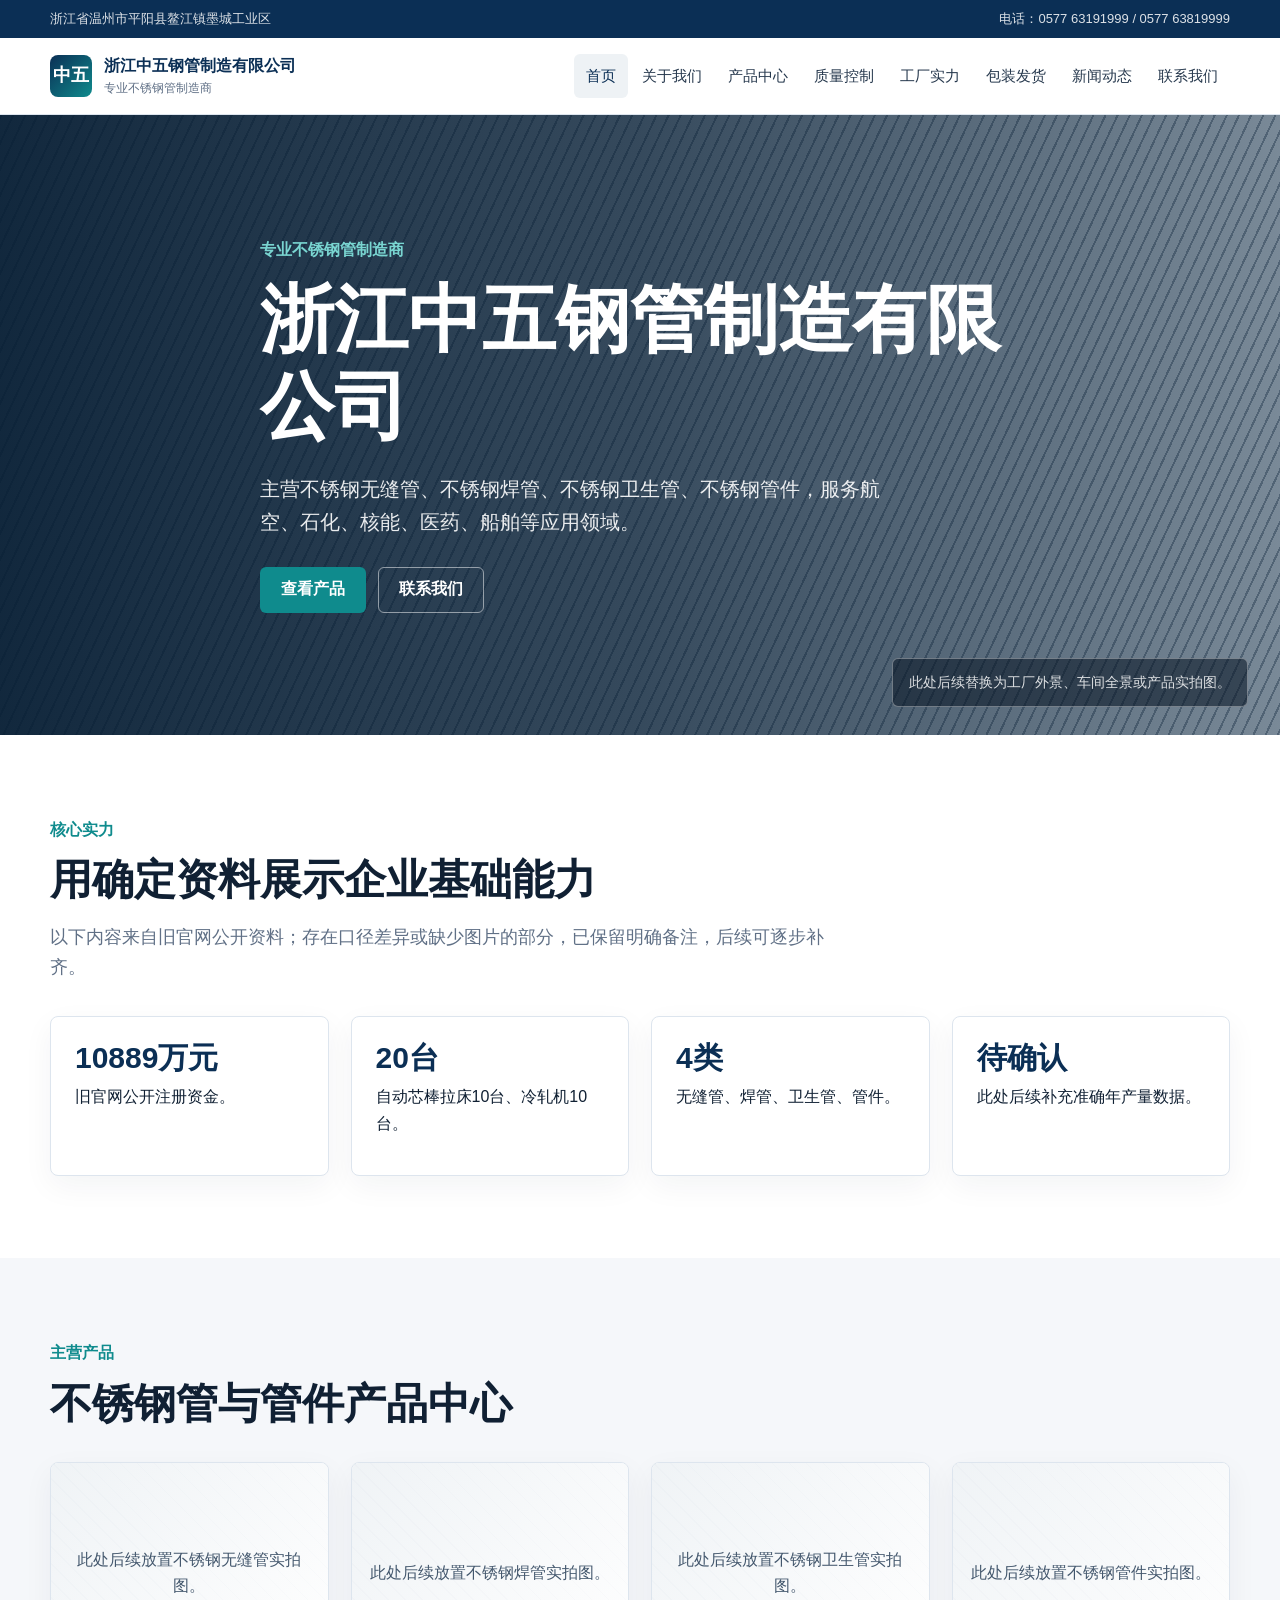
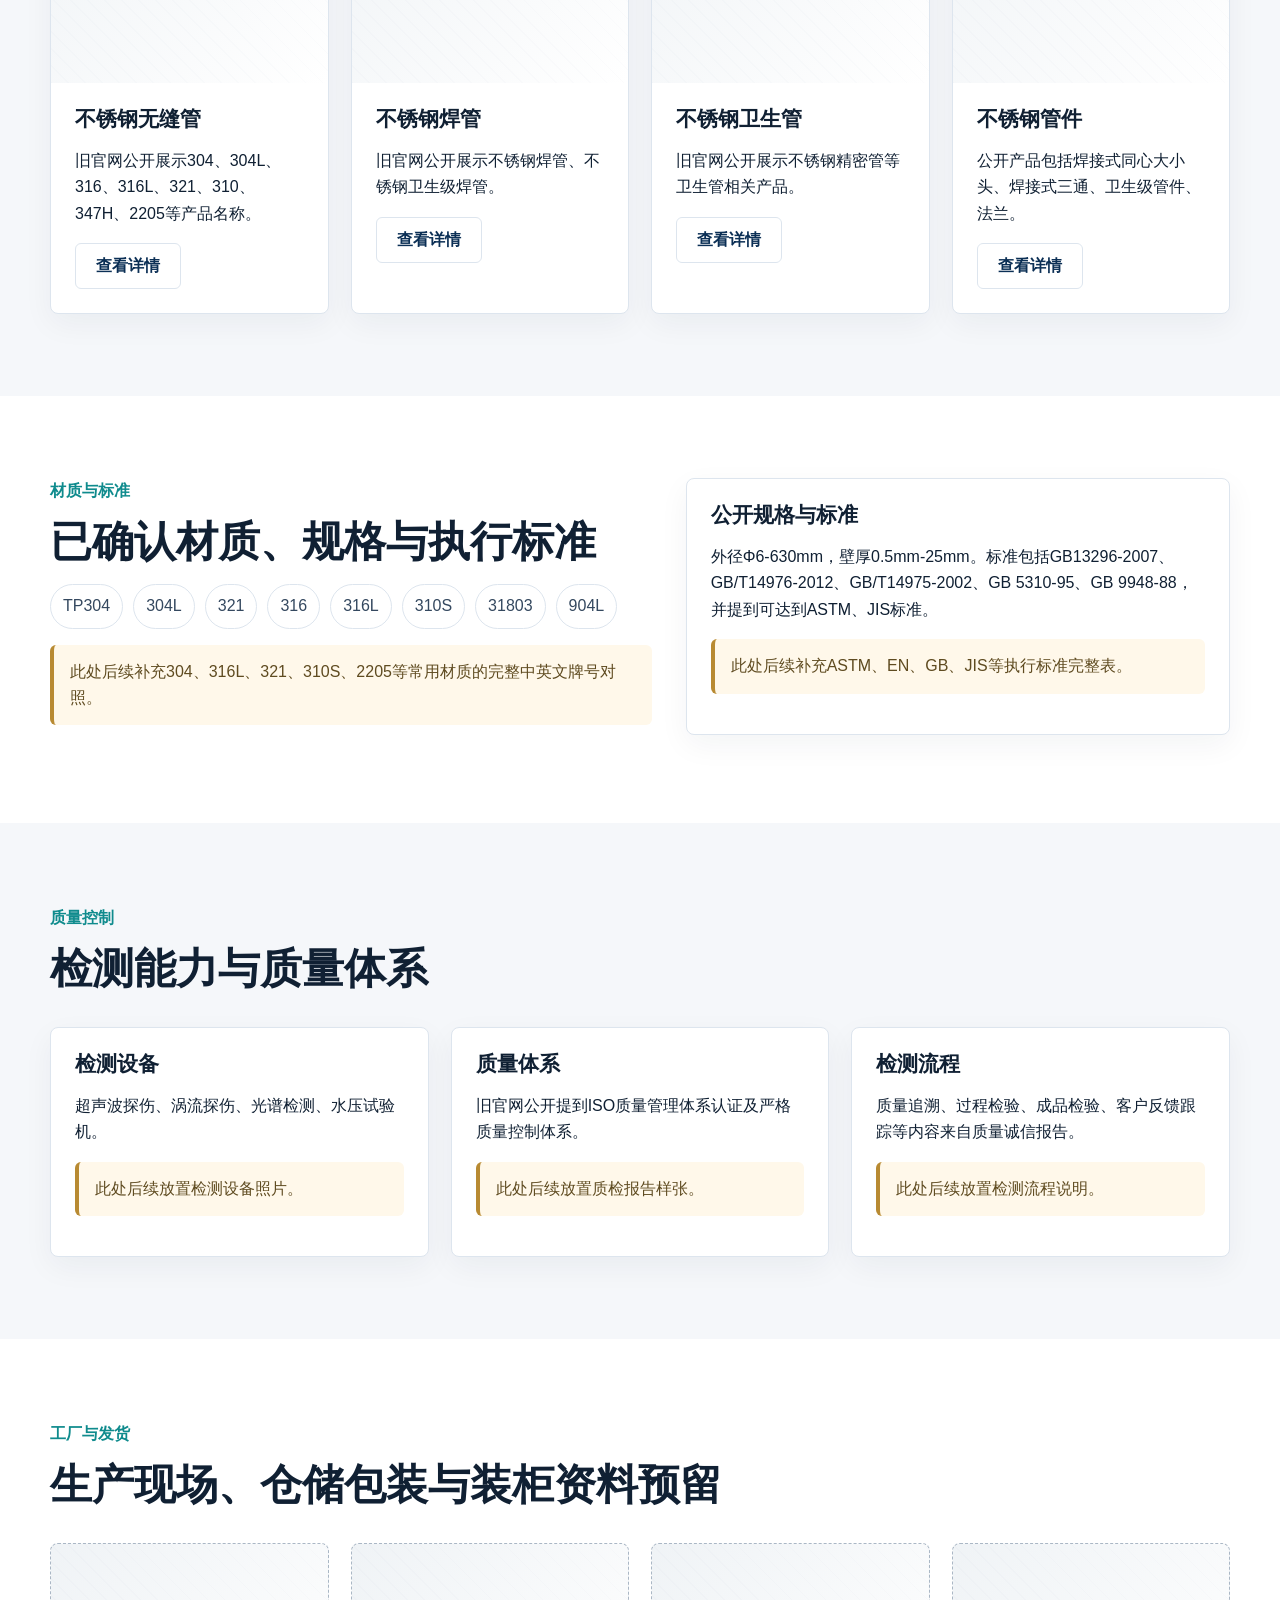
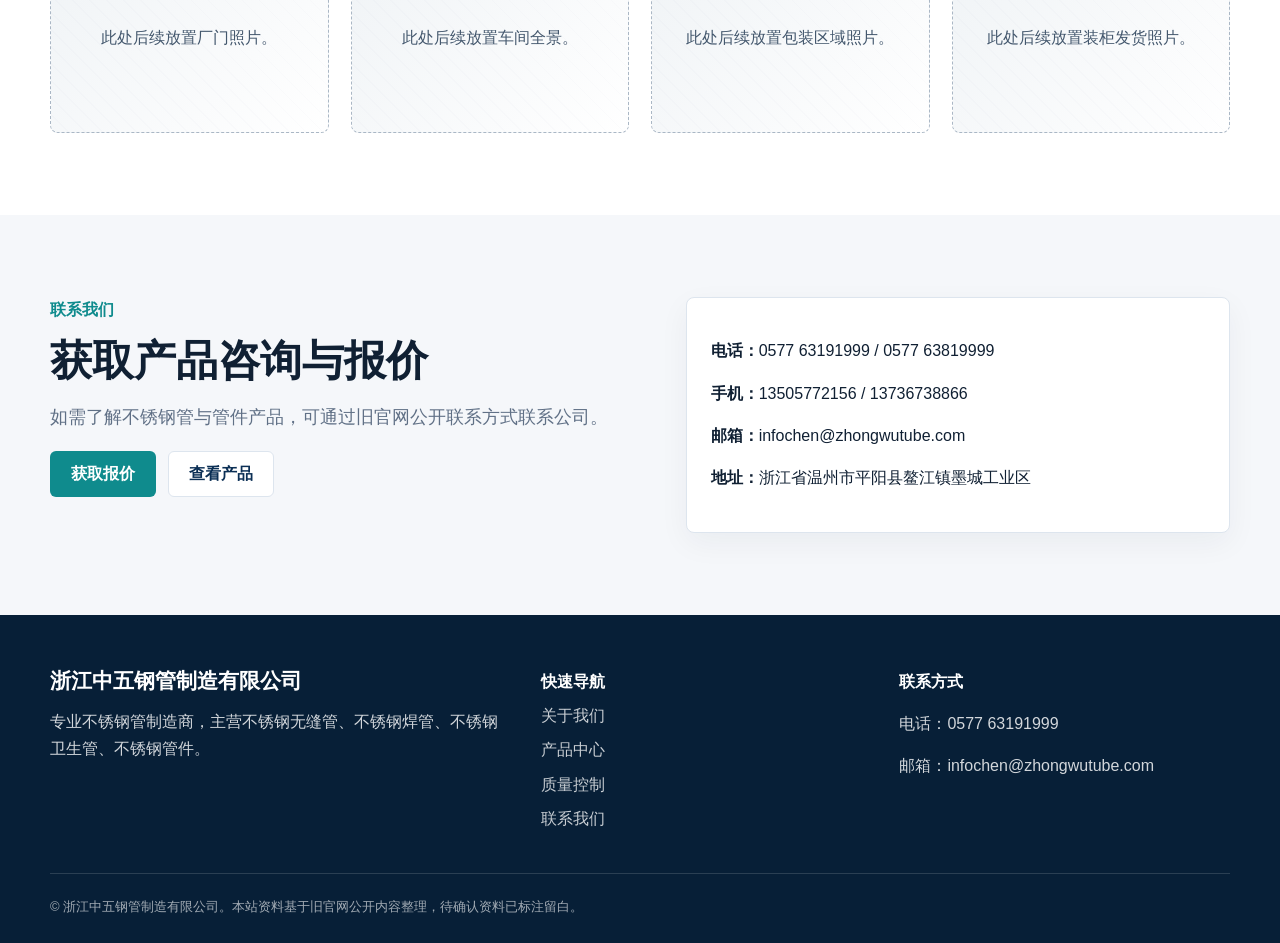
<file: index.html>
<!doctype html>
<html lang="zh-CN">
<head>
  <meta charset="utf-8">
  <meta name="viewport" content="width=device-width, initial-scale=1">
  <title>浙江中五钢管制造有限公司｜专业不锈钢管制造商</title>
  <meta name="description" content="浙江中五钢管制造有限公司中文官网，展示不锈钢无缝管、不锈钢焊管、不锈钢卫生管、不锈钢管件及质量控制、工厂实力、包装发货信息。">
  <link rel="stylesheet" href="assets/css/style.css">
</head>
<body>
  <div class="topbar">
    <div class="container">
      <span>浙江省温州市平阳县鳌江镇墨城工业区</span>
      <span>电话：0577 63191999 / 0577 63819999</span>
    </div>
  </div>
  <header class="site-header">
    <div class="container header-inner">
      <a class="brand" href="index.html"><span class="brand-mark">中五</span><span>浙江中五钢管制造有限公司<small>专业不锈钢管制造商</small></span></a>
      <button class="menu-toggle" aria-label="打开导航" aria-expanded="false">☰</button>
      <nav class="nav">
        <a class="active" href="index.html">首页</a>
        <a href="about.html">关于我们</a>
        <a href="products.html">产品中心</a>
        <a href="quality.html">质量控制</a>
        <a href="factory.html">工厂实力</a>
        <a href="packing.html">包装发货</a>
        <a href="news.html">新闻动态</a>
        <a href="contact.html">联系我们</a>
      </nav>
    </div>
  </header>

  <main>
    <section class="hero">
      <div class="container hero-content">
        <p class="eyebrow">专业不锈钢管制造商</p>
        <h1>浙江中五钢管制造有限公司</h1>
        <p class="lead">主营不锈钢无缝管、不锈钢焊管、不锈钢卫生管、不锈钢管件，服务航空、石化、核能、医药、船舶等应用领域。</p>
        <div class="actions">
          <a class="btn btn-primary" href="products.html">查看产品</a>
          <a class="btn btn-secondary" href="contact.html">联系我们</a>
        </div>
      </div>
    </section>

    <section class="section">
      <div class="container">
        <div class="section-head">
          <p class="eyebrow">核心实力</p>
          <h2>用确定资料展示企业基础能力</h2>
          <p class="lead">以下内容来自旧官网公开资料；存在口径差异或缺少图片的部分，已保留明确备注，后续可逐步补齐。</p>
        </div>
        <div class="grid grid-4">
          <div class="card metric"><strong>10889万元</strong><span>旧官网公开注册资金。</span></div>
          <div class="card metric"><strong>20台</strong><span>自动芯棒拉床10台、冷轧机10台。</span></div>
          <div class="card metric"><strong>4类</strong><span>无缝管、焊管、卫生管、管件。</span></div>
          <div class="card metric"><strong>待确认</strong><span>此处后续补充准确年产量数据。</span></div>
        </div>
      </div>
    </section>

    <section class="section soft">
      <div class="container">
        <div class="section-head">
          <p class="eyebrow">主营产品</p>
          <h2>不锈钢管与管件产品中心</h2>
        </div>
        <div class="grid grid-4">
          <article class="card product-card">
            <div class="placeholder">此处后续放置不锈钢无缝管实拍图。</div>
            <div class="body"><h3>不锈钢无缝管</h3><p>旧官网公开展示304、304L、316、316L、321、310、347H、2205等产品名称。</p><a class="btn btn-light" href="seamless-pipe.html">查看详情</a></div>
          </article>
          <article class="card product-card">
            <div class="placeholder">此处后续放置不锈钢焊管实拍图。</div>
            <div class="body"><h3>不锈钢焊管</h3><p>旧官网公开展示不锈钢焊管、不锈钢卫生级焊管。</p><a class="btn btn-light" href="welded-pipe.html">查看详情</a></div>
          </article>
          <article class="card product-card">
            <div class="placeholder">此处后续放置不锈钢卫生管实拍图。</div>
            <div class="body"><h3>不锈钢卫生管</h3><p>旧官网公开展示不锈钢精密管等卫生管相关产品。</p><a class="btn btn-light" href="sanitary-pipe.html">查看详情</a></div>
          </article>
          <article class="card product-card">
            <div class="placeholder">此处后续放置不锈钢管件实拍图。</div>
            <div class="body"><h3>不锈钢管件</h3><p>公开产品包括焊接式同心大小头、焊接式三通、卫生级管件、法兰。</p><a class="btn btn-light" href="pipe-fittings.html">查看详情</a></div>
          </article>
        </div>
      </div>
    </section>

    <section class="section">
      <div class="container split">
        <div>
          <p class="eyebrow">材质与标准</p>
          <h2>已确认材质、规格与执行标准</h2>
          <ul class="tag-list">
            <li>TP304</li><li>304L</li><li>321</li><li>316</li><li>316L</li><li>310S</li><li>31803</li><li>904L</li>
          </ul>
          <p class="note">此处后续补充304、316L、321、310S、2205等常用材质的完整中英文牌号对照。</p>
        </div>
        <div class="card">
          <h3>公开规格与标准</h3>
          <p>外径Φ6-630mm，壁厚0.5mm-25mm。标准包括GB13296-2007、GB/T14976-2012、GB/T14975-2002、GB 5310-95、GB 9948-88，并提到可达到ASTM、JIS标准。</p>
          <p class="note">此处后续补充ASTM、EN、GB、JIS等执行标准完整表。</p>
        </div>
      </div>
    </section>

    <section class="section soft">
      <div class="container">
        <div class="section-head">
          <p class="eyebrow">质量控制</p>
          <h2>检测能力与质量体系</h2>
        </div>
        <div class="grid grid-3">
          <div class="card"><h3>检测设备</h3><p>超声波探伤、涡流探伤、光谱检测、水压试验机。</p><p class="note">此处后续放置检测设备照片。</p></div>
          <div class="card"><h3>质量体系</h3><p>旧官网公开提到ISO质量管理体系认证及严格质量控制体系。</p><p class="note">此处后续放置质检报告样张。</p></div>
          <div class="card"><h3>检测流程</h3><p>质量追溯、过程检验、成品检验、客户反馈跟踪等内容来自质量诚信报告。</p><p class="note">此处后续放置检测流程说明。</p></div>
        </div>
      </div>
    </section>

    <section class="section">
      <div class="container">
        <div class="section-head">
          <p class="eyebrow">工厂与发货</p>
          <h2>生产现场、仓储包装与装柜资料预留</h2>
        </div>
        <div class="grid grid-4">
          <div class="placeholder">此处后续放置厂门照片。</div>
          <div class="placeholder">此处后续放置车间全景。</div>
          <div class="placeholder">此处后续放置包装区域照片。</div>
          <div class="placeholder">此处后续放置装柜发货照片。</div>
        </div>
      </div>
    </section>

    <section class="section soft">
      <div class="container split">
        <div>
          <p class="eyebrow">联系我们</p>
          <h2>获取产品咨询与报价</h2>
          <p class="lead">如需了解不锈钢管与管件产品，可通过旧官网公开联系方式联系公司。</p>
          <div class="actions"><a class="btn btn-primary" href="contact.html">获取报价</a><a class="btn btn-light" href="products.html">查看产品</a></div>
        </div>
        <div class="card">
          <p><strong>电话：</strong>0577 63191999 / 0577 63819999</p>
          <p><strong>手机：</strong>13505772156 / 13736738866</p>
          <p><strong>邮箱：</strong>infochen@zhongwutube.com</p>
          <p><strong>地址：</strong>浙江省温州市平阳县鳌江镇墨城工业区</p>
        </div>
      </div>
    </section>
  </main>

  <footer class="footer">
    <div class="container footer-grid">
      <div><h3>浙江中五钢管制造有限公司</h3><p>专业不锈钢管制造商，主营不锈钢无缝管、不锈钢焊管、不锈钢卫生管、不锈钢管件。</p></div>
      <div><strong>快速导航</strong><a href="about.html">关于我们</a><a href="products.html">产品中心</a><a href="quality.html">质量控制</a><a href="contact.html">联系我们</a></div>
      <div><strong>联系方式</strong><p>电话：0577 63191999</p><p>邮箱：infochen@zhongwutube.com</p></div>
    </div>
    <div class="container copyright">© 浙江中五钢管制造有限公司。本站资料基于旧官网公开内容整理，待确认资料已标注留白。</div>
  </footer>
  <script src="assets/js/main.js"></script>
</body>
</html>
</file>
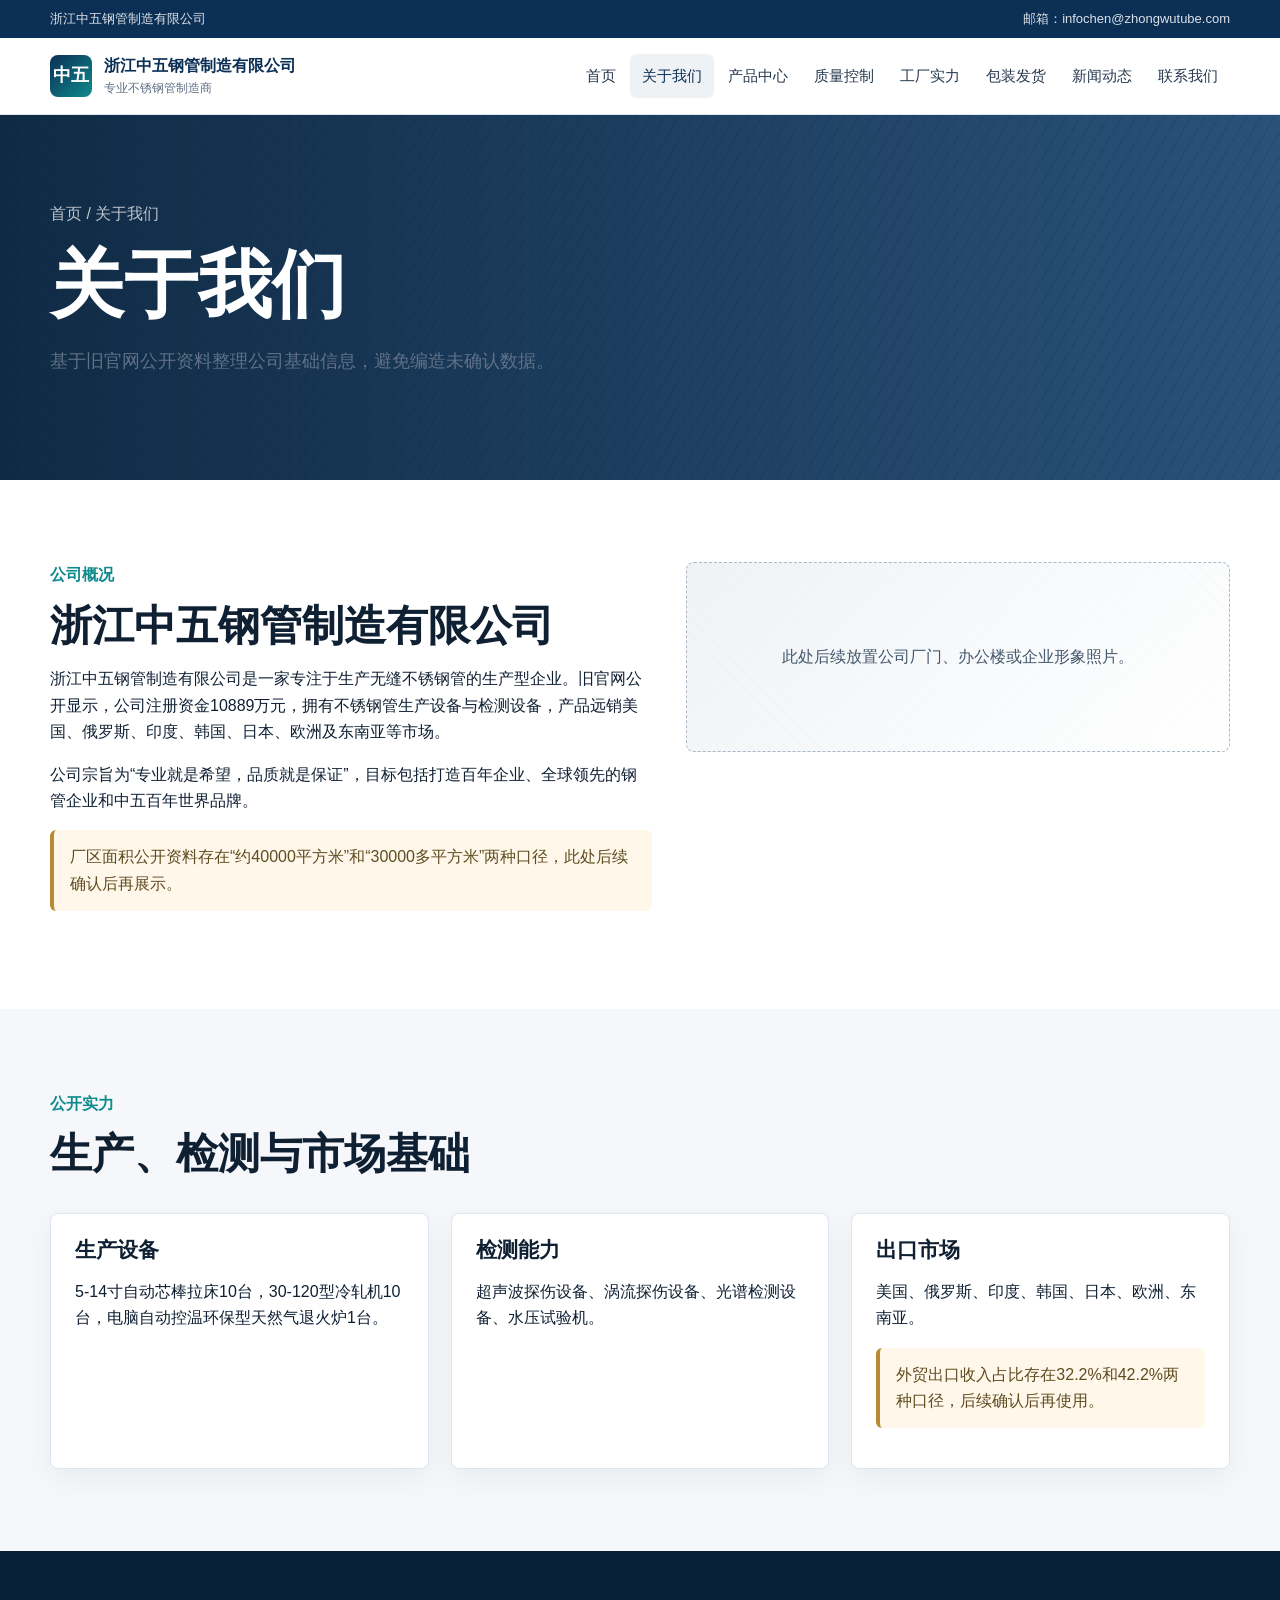
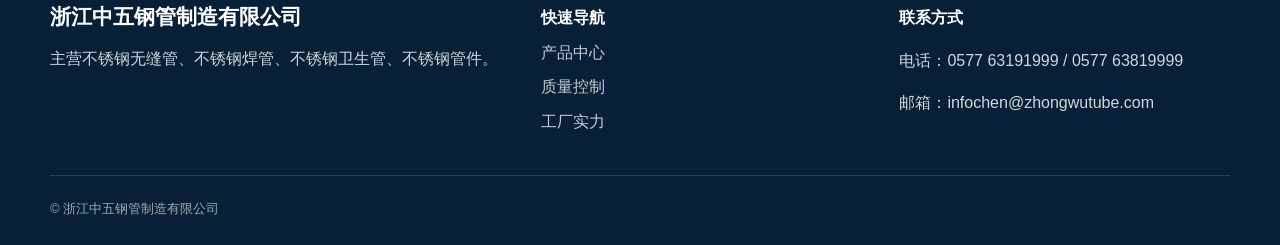
<file: about.html>
<!doctype html>
<html lang="zh-CN">
<head>
  <meta charset="utf-8">
  <meta name="viewport" content="width=device-width, initial-scale=1">
  <title>关于我们｜浙江中五钢管制造有限公司</title>
  <link rel="stylesheet" href="assets/css/style.css">
</head>
<body>
  <div class="topbar"><div class="container"><span>浙江中五钢管制造有限公司</span><span>邮箱：infochen@zhongwutube.com</span></div></div>
  <header class="site-header"><div class="container header-inner"><a class="brand" href="index.html"><span class="brand-mark">中五</span><span>浙江中五钢管制造有限公司<small>专业不锈钢管制造商</small></span></a><button class="menu-toggle" aria-label="打开导航" aria-expanded="false">☰</button><nav class="nav"><a href="index.html">首页</a><a class="active" href="about.html">关于我们</a><a href="products.html">产品中心</a><a href="quality.html">质量控制</a><a href="factory.html">工厂实力</a><a href="packing.html">包装发货</a><a href="news.html">新闻动态</a><a href="contact.html">联系我们</a></nav></div></header>
  <main>
    <section class="page-hero"><div class="container"><div class="breadcrumb">首页 / 关于我们</div><h1>关于我们</h1><p class="lead">基于旧官网公开资料整理公司基础信息，避免编造未确认数据。</p></div></section>
    <section class="section">
      <div class="container split">
        <div>
          <p class="eyebrow">公司概况</p>
          <h2>浙江中五钢管制造有限公司</h2>
          <p>浙江中五钢管制造有限公司是一家专注于生产无缝不锈钢管的生产型企业。旧官网公开显示，公司注册资金10889万元，拥有不锈钢管生产设备与检测设备，产品远销美国、俄罗斯、印度、韩国、日本、欧洲及东南亚等市场。</p>
          <p>公司宗旨为“专业就是希望，品质就是保证”，目标包括打造百年企业、全球领先的钢管企业和中五百年世界品牌。</p>
          <p class="note">厂区面积公开资料存在“约40000平方米”和“30000多平方米”两种口径，此处后续确认后再展示。</p>
        </div>
        <div class="placeholder">此处后续放置公司厂门、办公楼或企业形象照片。</div>
      </div>
    </section>
    <section class="section soft">
      <div class="container">
        <div class="section-head"><p class="eyebrow">公开实力</p><h2>生产、检测与市场基础</h2></div>
        <div class="grid grid-3">
          <div class="card"><h3>生产设备</h3><p>5-14寸自动芯棒拉床10台，30-120型冷轧机10台，电脑自动控温环保型天然气退火炉1台。</p></div>
          <div class="card"><h3>检测能力</h3><p>超声波探伤设备、涡流探伤设备、光谱检测设备、水压试验机。</p></div>
          <div class="card"><h3>出口市场</h3><p>美国、俄罗斯、印度、韩国、日本、欧洲、东南亚。</p><p class="note">外贸出口收入占比存在32.2%和42.2%两种口径，后续确认后再使用。</p></div>
        </div>
      </div>
    </section>
  </main>
  <footer class="footer"><div class="container footer-grid"><div><h3>浙江中五钢管制造有限公司</h3><p>主营不锈钢无缝管、不锈钢焊管、不锈钢卫生管、不锈钢管件。</p></div><div><strong>快速导航</strong><a href="products.html">产品中心</a><a href="quality.html">质量控制</a><a href="factory.html">工厂实力</a></div><div><strong>联系方式</strong><p>电话：0577 63191999 / 0577 63819999</p><p>邮箱：infochen@zhongwutube.com</p></div></div><div class="container copyright">© 浙江中五钢管制造有限公司</div></footer>
  <script src="assets/js/main.js"></script>
</body>
</html>
</file>
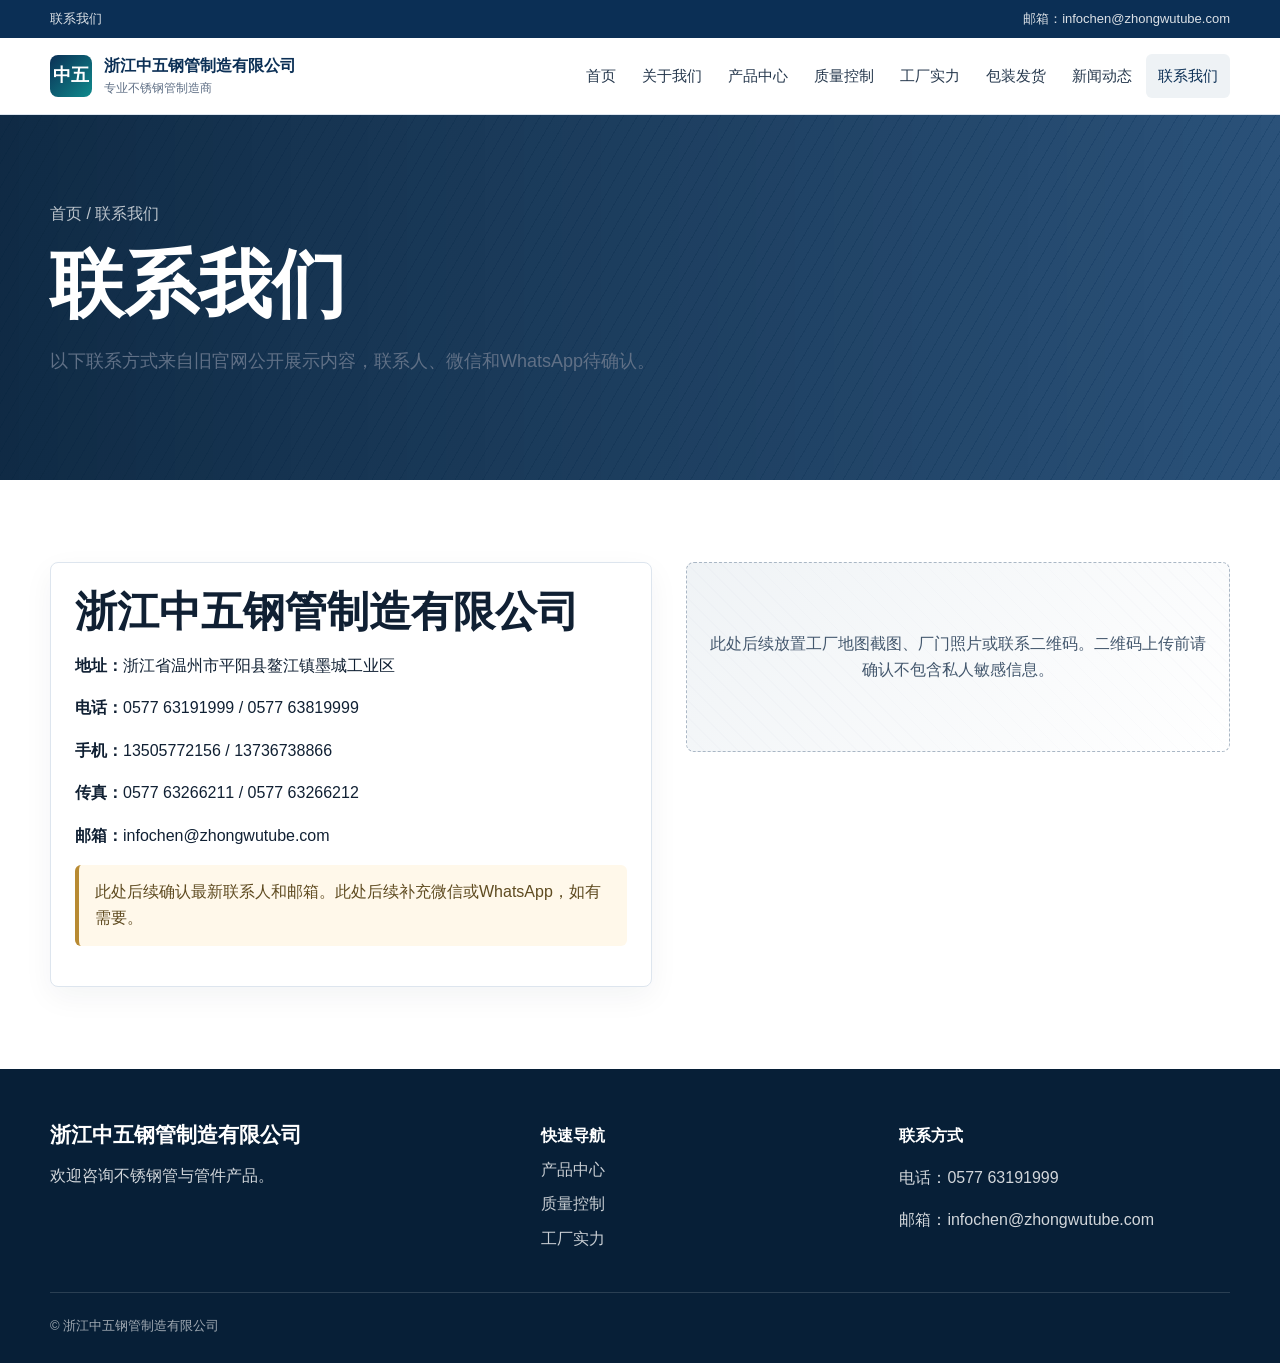
<file: contact.html>
<!doctype html>
<html lang="zh-CN">
<head><meta charset="utf-8"><meta name="viewport" content="width=device-width, initial-scale=1"><title>联系我们｜浙江中五钢管制造有限公司</title><link rel="stylesheet" href="assets/css/style.css"></head>
<body>
  <div class="topbar"><div class="container"><span>联系我们</span><span>邮箱：infochen@zhongwutube.com</span></div></div>
  <header class="site-header"><div class="container header-inner"><a class="brand" href="index.html"><span class="brand-mark">中五</span><span>浙江中五钢管制造有限公司<small>专业不锈钢管制造商</small></span></a><button class="menu-toggle" aria-label="打开导航" aria-expanded="false">☰</button><nav class="nav"><a href="index.html">首页</a><a href="about.html">关于我们</a><a href="products.html">产品中心</a><a href="quality.html">质量控制</a><a href="factory.html">工厂实力</a><a href="packing.html">包装发货</a><a href="news.html">新闻动态</a><a class="active" href="contact.html">联系我们</a></nav></div></header>
  <main>
    <section class="page-hero"><div class="container"><div class="breadcrumb">首页 / 联系我们</div><h1>联系我们</h1><p class="lead">以下联系方式来自旧官网公开展示内容，联系人、微信和WhatsApp待确认。</p></div></section>
    <section class="section">
      <div class="container split">
        <div class="card">
          <h2>浙江中五钢管制造有限公司</h2>
          <p><strong>地址：</strong>浙江省温州市平阳县鳌江镇墨城工业区</p>
          <p><strong>电话：</strong>0577 63191999 / 0577 63819999</p>
          <p><strong>手机：</strong>13505772156 / 13736738866</p>
          <p><strong>传真：</strong>0577 63266211 / 0577 63266212</p>
          <p><strong>邮箱：</strong>infochen@zhongwutube.com</p>
          <p class="note">此处后续确认最新联系人和邮箱。此处后续补充微信或WhatsApp，如有需要。</p>
        </div>
        <div class="placeholder">此处后续放置工厂地图截图、厂门照片或联系二维码。二维码上传前请确认不包含私人敏感信息。</div>
      </div>
    </section>
  </main>
  <footer class="footer"><div class="container footer-grid"><div><h3>浙江中五钢管制造有限公司</h3><p>欢迎咨询不锈钢管与管件产品。</p></div><div><strong>快速导航</strong><a href="products.html">产品中心</a><a href="quality.html">质量控制</a><a href="factory.html">工厂实力</a></div><div><strong>联系方式</strong><p>电话：0577 63191999</p><p>邮箱：infochen@zhongwutube.com</p></div></div><div class="container copyright">© 浙江中五钢管制造有限公司</div></footer>
  <script src="assets/js/main.js"></script>
</body></html>
</file>
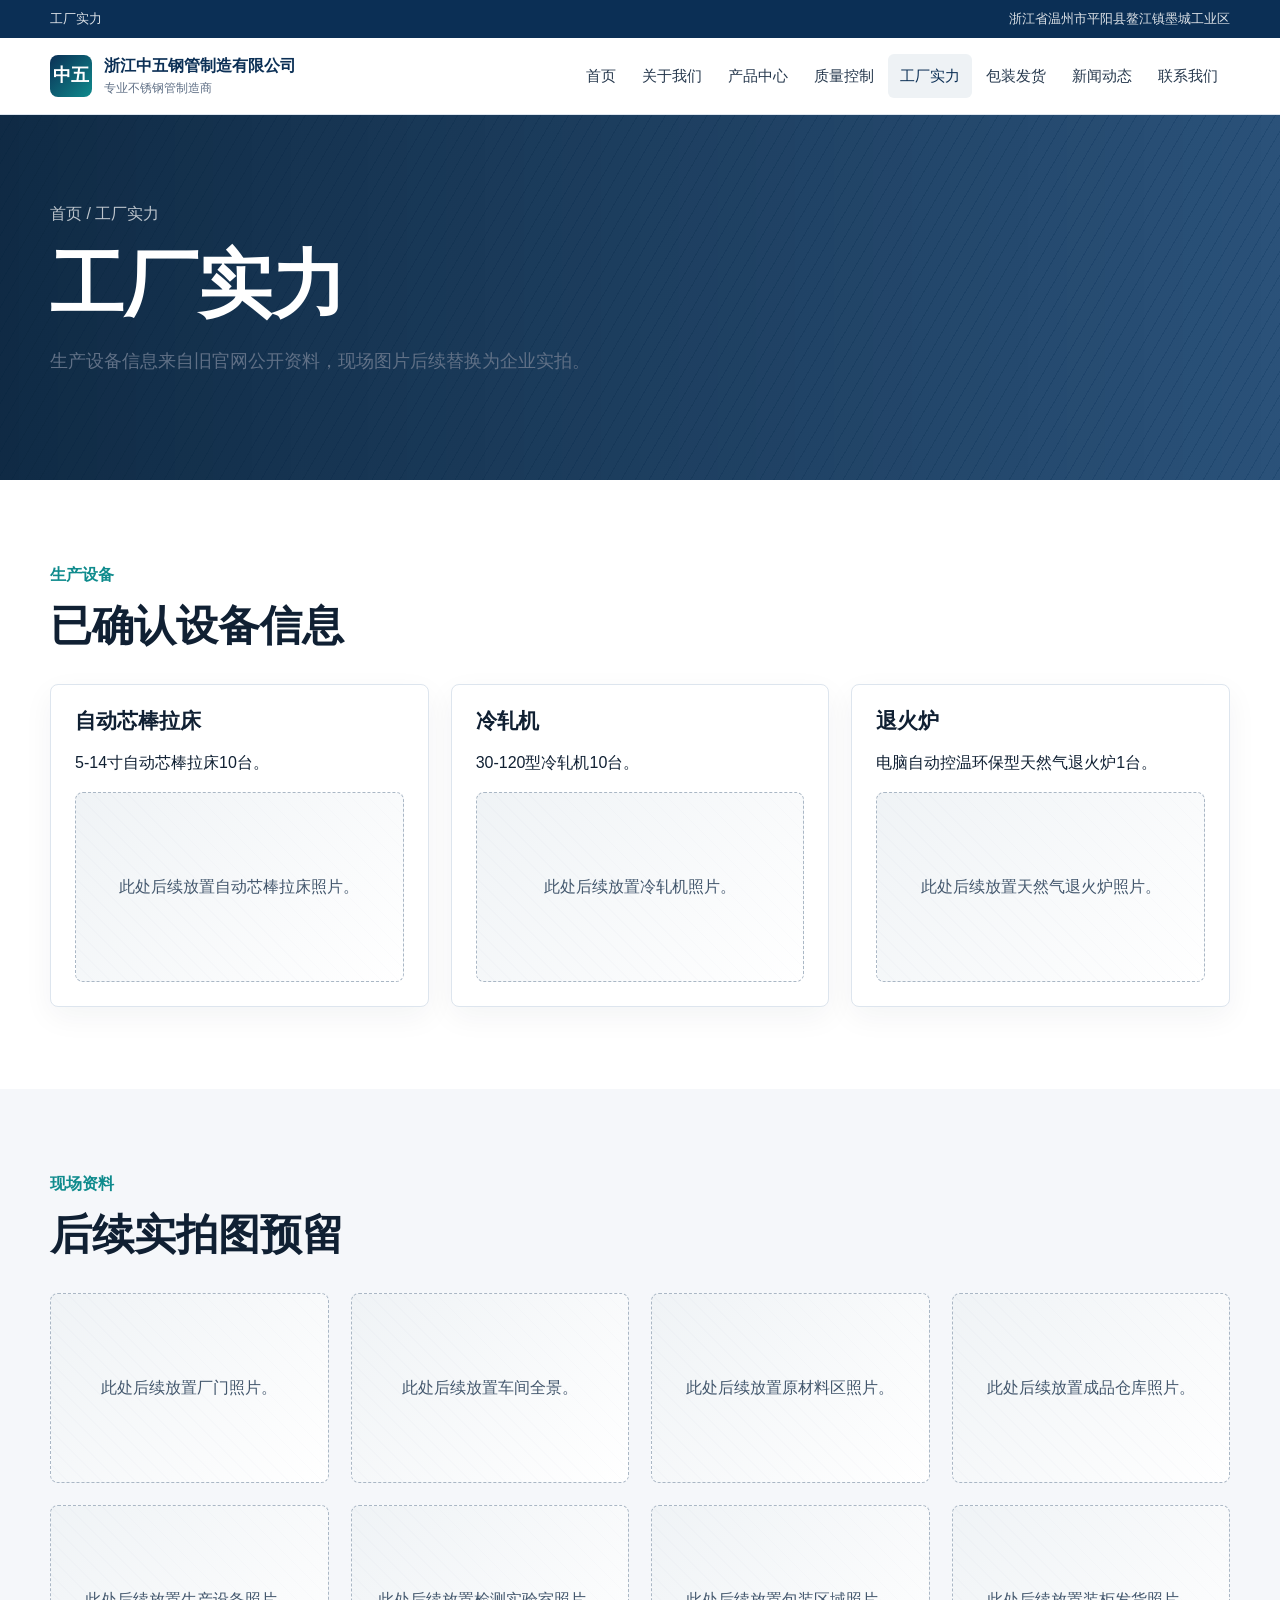
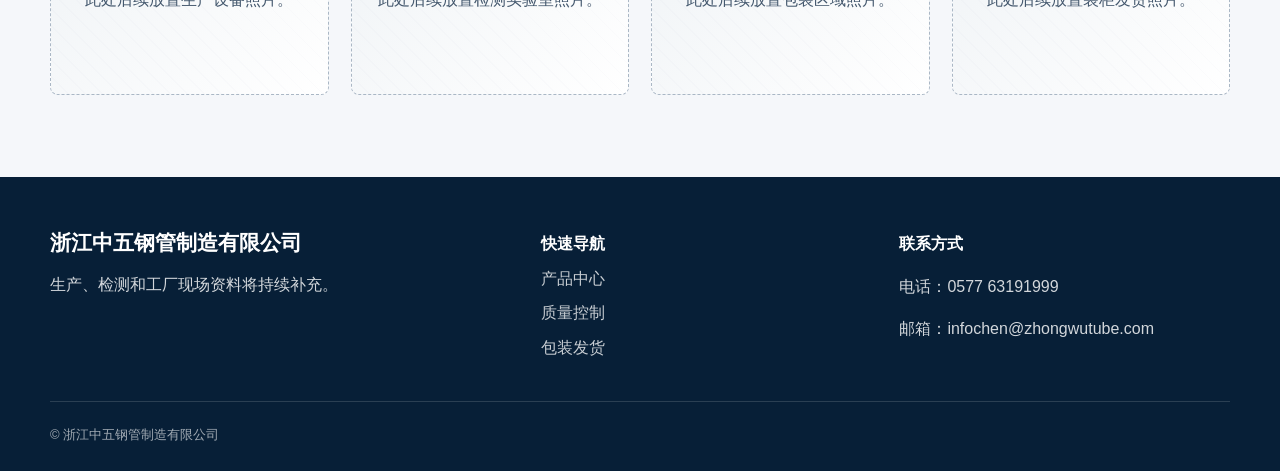
<file: factory.html>
<!doctype html>
<html lang="zh-CN">
<head><meta charset="utf-8"><meta name="viewport" content="width=device-width, initial-scale=1"><title>工厂实力｜浙江中五钢管制造有限公司</title><link rel="stylesheet" href="assets/css/style.css"></head>
<body>
  <div class="topbar"><div class="container"><span>工厂实力</span><span>浙江省温州市平阳县鳌江镇墨城工业区</span></div></div>
  <header class="site-header"><div class="container header-inner"><a class="brand" href="index.html"><span class="brand-mark">中五</span><span>浙江中五钢管制造有限公司<small>专业不锈钢管制造商</small></span></a><button class="menu-toggle" aria-label="打开导航" aria-expanded="false">☰</button><nav class="nav"><a href="index.html">首页</a><a href="about.html">关于我们</a><a href="products.html">产品中心</a><a href="quality.html">质量控制</a><a class="active" href="factory.html">工厂实力</a><a href="packing.html">包装发货</a><a href="news.html">新闻动态</a><a href="contact.html">联系我们</a></nav></div></header>
  <main>
    <section class="page-hero"><div class="container"><div class="breadcrumb">首页 / 工厂实力</div><h1>工厂实力</h1><p class="lead">生产设备信息来自旧官网公开资料，现场图片后续替换为企业实拍。</p></div></section>
    <section class="section">
      <div class="container">
        <div class="section-head"><p class="eyebrow">生产设备</p><h2>已确认设备信息</h2></div>
        <div class="grid grid-3">
          <div class="card"><h3>自动芯棒拉床</h3><p>5-14寸自动芯棒拉床10台。</p><div class="placeholder">此处后续放置自动芯棒拉床照片。</div></div>
          <div class="card"><h3>冷轧机</h3><p>30-120型冷轧机10台。</p><div class="placeholder">此处后续放置冷轧机照片。</div></div>
          <div class="card"><h3>退火炉</h3><p>电脑自动控温环保型天然气退火炉1台。</p><div class="placeholder">此处后续放置天然气退火炉照片。</div></div>
        </div>
      </div>
    </section>
    <section class="section soft">
      <div class="container">
        <div class="section-head"><p class="eyebrow">现场资料</p><h2>后续实拍图预留</h2></div>
        <div class="grid grid-4">
          <div class="placeholder">此处后续放置厂门照片。</div>
          <div class="placeholder">此处后续放置车间全景。</div>
          <div class="placeholder">此处后续放置原材料区照片。</div>
          <div class="placeholder">此处后续放置成品仓库照片。</div>
          <div class="placeholder">此处后续放置生产设备照片。</div>
          <div class="placeholder">此处后续放置检测实验室照片。</div>
          <div class="placeholder">此处后续放置包装区域照片。</div>
          <div class="placeholder">此处后续放置装柜发货照片。</div>
        </div>
      </div>
    </section>
  </main>
  <footer class="footer"><div class="container footer-grid"><div><h3>浙江中五钢管制造有限公司</h3><p>生产、检测和工厂现场资料将持续补充。</p></div><div><strong>快速导航</strong><a href="products.html">产品中心</a><a href="quality.html">质量控制</a><a href="packing.html">包装发货</a></div><div><strong>联系方式</strong><p>电话：0577 63191999</p><p>邮箱：infochen@zhongwutube.com</p></div></div><div class="container copyright">© 浙江中五钢管制造有限公司</div></footer>
  <script src="assets/js/main.js"></script>
</body></html>
</file>
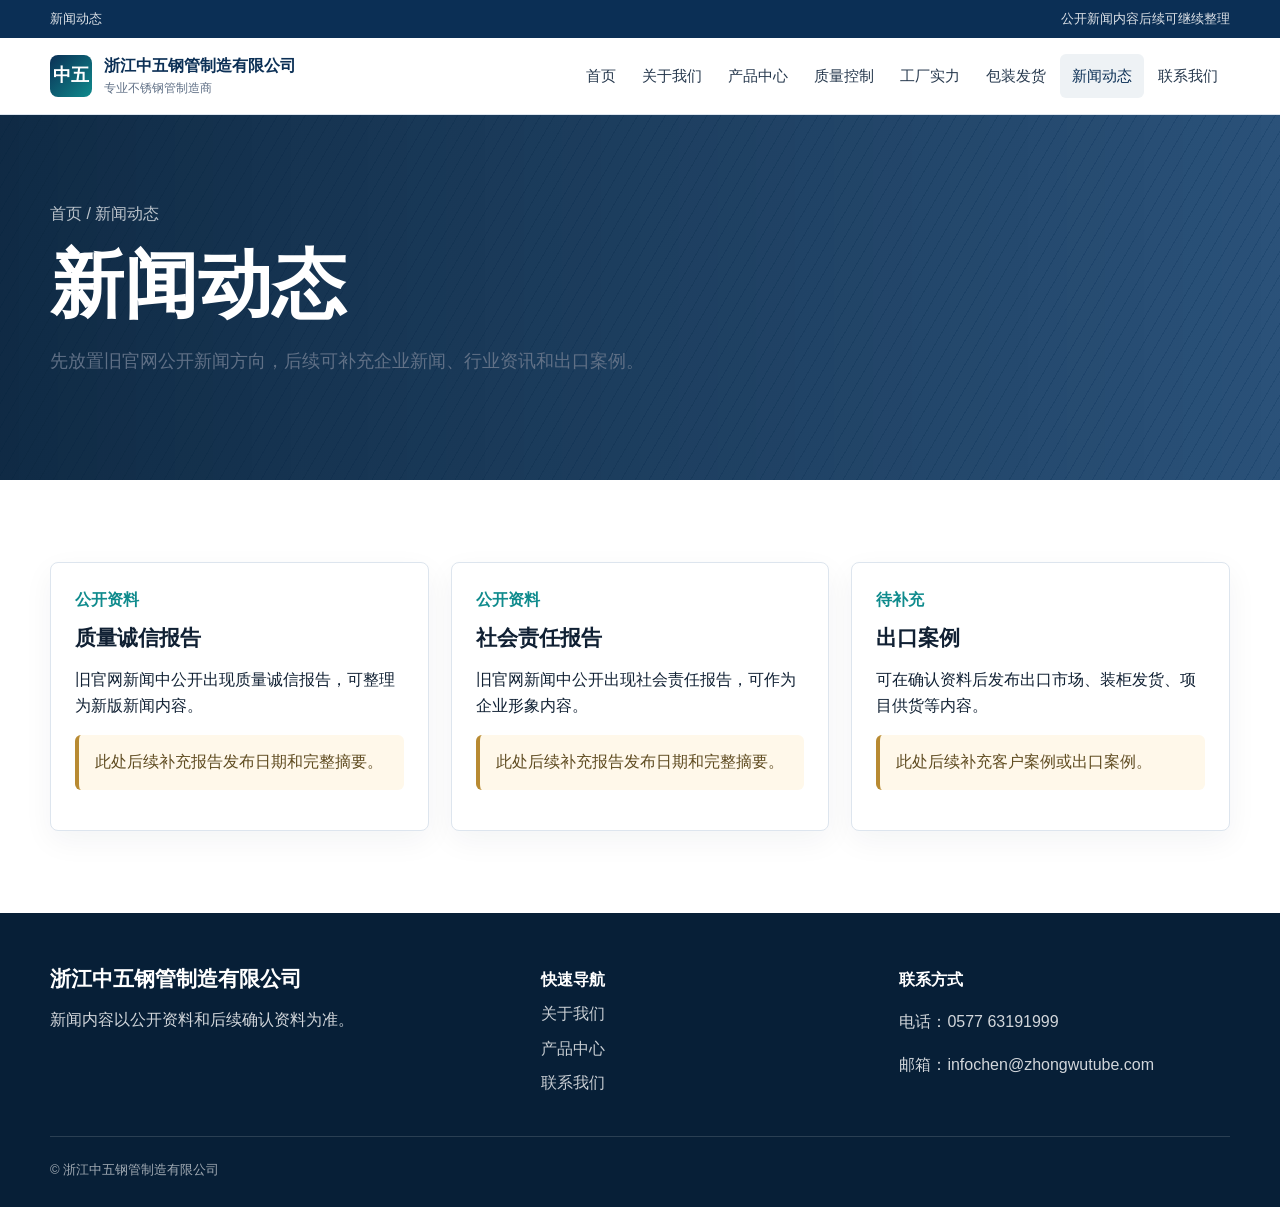
<file: news.html>
<!doctype html>
<html lang="zh-CN">
<head><meta charset="utf-8"><meta name="viewport" content="width=device-width, initial-scale=1"><title>新闻动态｜浙江中五钢管制造有限公司</title><link rel="stylesheet" href="assets/css/style.css"></head>
<body>
  <div class="topbar"><div class="container"><span>新闻动态</span><span>公开新闻内容后续可继续整理</span></div></div>
  <header class="site-header"><div class="container header-inner"><a class="brand" href="index.html"><span class="brand-mark">中五</span><span>浙江中五钢管制造有限公司<small>专业不锈钢管制造商</small></span></a><button class="menu-toggle" aria-label="打开导航" aria-expanded="false">☰</button><nav class="nav"><a href="index.html">首页</a><a href="about.html">关于我们</a><a href="products.html">产品中心</a><a href="quality.html">质量控制</a><a href="factory.html">工厂实力</a><a href="packing.html">包装发货</a><a class="active" href="news.html">新闻动态</a><a href="contact.html">联系我们</a></nav></div></header>
  <main>
    <section class="page-hero"><div class="container"><div class="breadcrumb">首页 / 新闻动态</div><h1>新闻动态</h1><p class="lead">先放置旧官网公开新闻方向，后续可补充企业新闻、行业资讯和出口案例。</p></div></section>
    <section class="section"><div class="container"><div class="grid grid-3">
      <article class="card"><p class="eyebrow">公开资料</p><h3>质量诚信报告</h3><p>旧官网新闻中公开出现质量诚信报告，可整理为新版新闻内容。</p><p class="note">此处后续补充报告发布日期和完整摘要。</p></article>
      <article class="card"><p class="eyebrow">公开资料</p><h3>社会责任报告</h3><p>旧官网新闻中公开出现社会责任报告，可作为企业形象内容。</p><p class="note">此处后续补充报告发布日期和完整摘要。</p></article>
      <article class="card"><p class="eyebrow">待补充</p><h3>出口案例</h3><p>可在确认资料后发布出口市场、装柜发货、项目供货等内容。</p><p class="note">此处后续补充客户案例或出口案例。</p></article>
    </div></div></section>
  </main>
  <footer class="footer"><div class="container footer-grid"><div><h3>浙江中五钢管制造有限公司</h3><p>新闻内容以公开资料和后续确认资料为准。</p></div><div><strong>快速导航</strong><a href="about.html">关于我们</a><a href="products.html">产品中心</a><a href="contact.html">联系我们</a></div><div><strong>联系方式</strong><p>电话：0577 63191999</p><p>邮箱：infochen@zhongwutube.com</p></div></div><div class="container copyright">© 浙江中五钢管制造有限公司</div></footer>
  <script src="assets/js/main.js"></script>
</body></html>
</file>
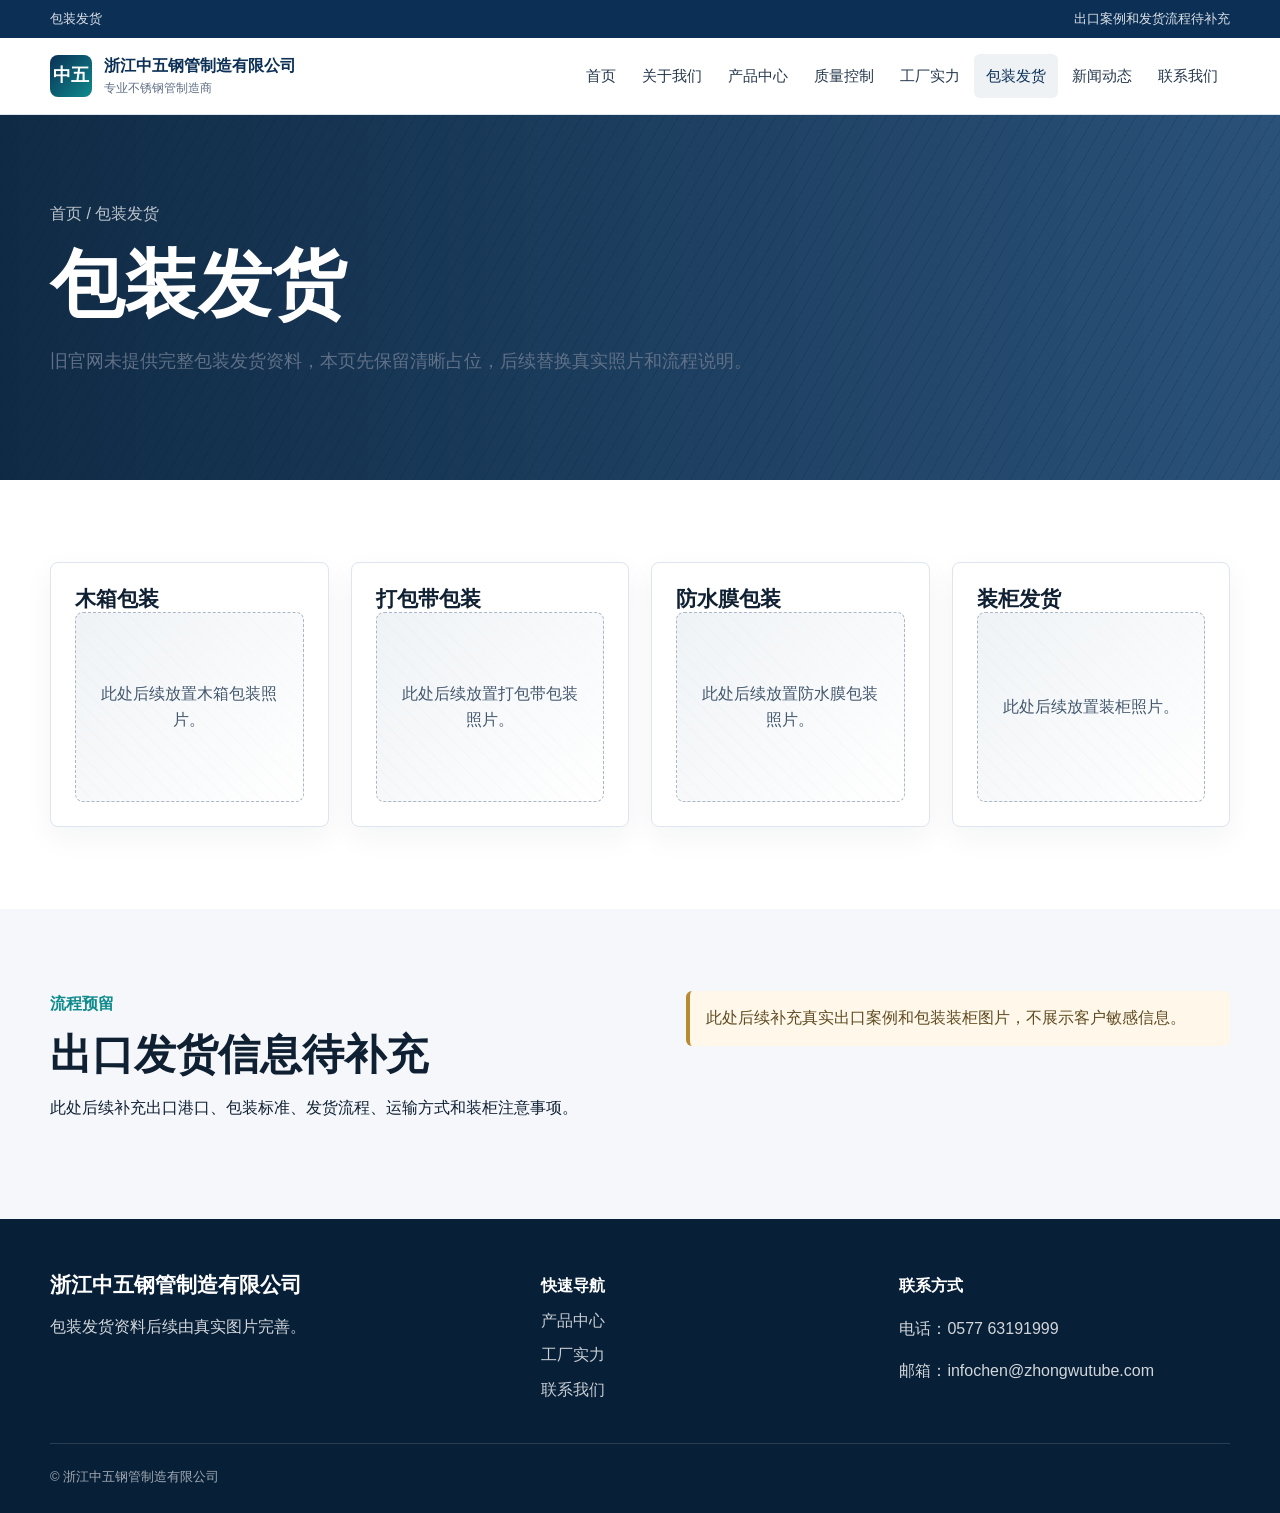
<file: packing.html>
<!doctype html>
<html lang="zh-CN">
<head><meta charset="utf-8"><meta name="viewport" content="width=device-width, initial-scale=1"><title>包装发货｜浙江中五钢管制造有限公司</title><link rel="stylesheet" href="assets/css/style.css"></head>
<body>
  <div class="topbar"><div class="container"><span>包装发货</span><span>出口案例和发货流程待补充</span></div></div>
  <header class="site-header"><div class="container header-inner"><a class="brand" href="index.html"><span class="brand-mark">中五</span><span>浙江中五钢管制造有限公司<small>专业不锈钢管制造商</small></span></a><button class="menu-toggle" aria-label="打开导航" aria-expanded="false">☰</button><nav class="nav"><a href="index.html">首页</a><a href="about.html">关于我们</a><a href="products.html">产品中心</a><a href="quality.html">质量控制</a><a href="factory.html">工厂实力</a><a class="active" href="packing.html">包装发货</a><a href="news.html">新闻动态</a><a href="contact.html">联系我们</a></nav></div></header>
  <main>
    <section class="page-hero"><div class="container"><div class="breadcrumb">首页 / 包装发货</div><h1>包装发货</h1><p class="lead">旧官网未提供完整包装发货资料，本页先保留清晰占位，后续替换真实照片和流程说明。</p></div></section>
    <section class="section">
      <div class="container">
        <div class="grid grid-4">
          <div class="card"><h3>木箱包装</h3><div class="placeholder">此处后续放置木箱包装照片。</div></div>
          <div class="card"><h3>打包带包装</h3><div class="placeholder">此处后续放置打包带包装照片。</div></div>
          <div class="card"><h3>防水膜包装</h3><div class="placeholder">此处后续放置防水膜包装照片。</div></div>
          <div class="card"><h3>装柜发货</h3><div class="placeholder">此处后续放置装柜照片。</div></div>
        </div>
      </div>
    </section>
    <section class="section soft"><div class="container split"><div><p class="eyebrow">流程预留</p><h2>出口发货信息待补充</h2><p>此处后续补充出口港口、包装标准、发货流程、运输方式和装柜注意事项。</p></div><div class="note">此处后续补充真实出口案例和包装装柜图片，不展示客户敏感信息。</div></div></section>
  </main>
  <footer class="footer"><div class="container footer-grid"><div><h3>浙江中五钢管制造有限公司</h3><p>包装发货资料后续由真实图片完善。</p></div><div><strong>快速导航</strong><a href="products.html">产品中心</a><a href="factory.html">工厂实力</a><a href="contact.html">联系我们</a></div><div><strong>联系方式</strong><p>电话：0577 63191999</p><p>邮箱：infochen@zhongwutube.com</p></div></div><div class="container copyright">© 浙江中五钢管制造有限公司</div></footer>
  <script src="assets/js/main.js"></script>
</body></html>
</file>
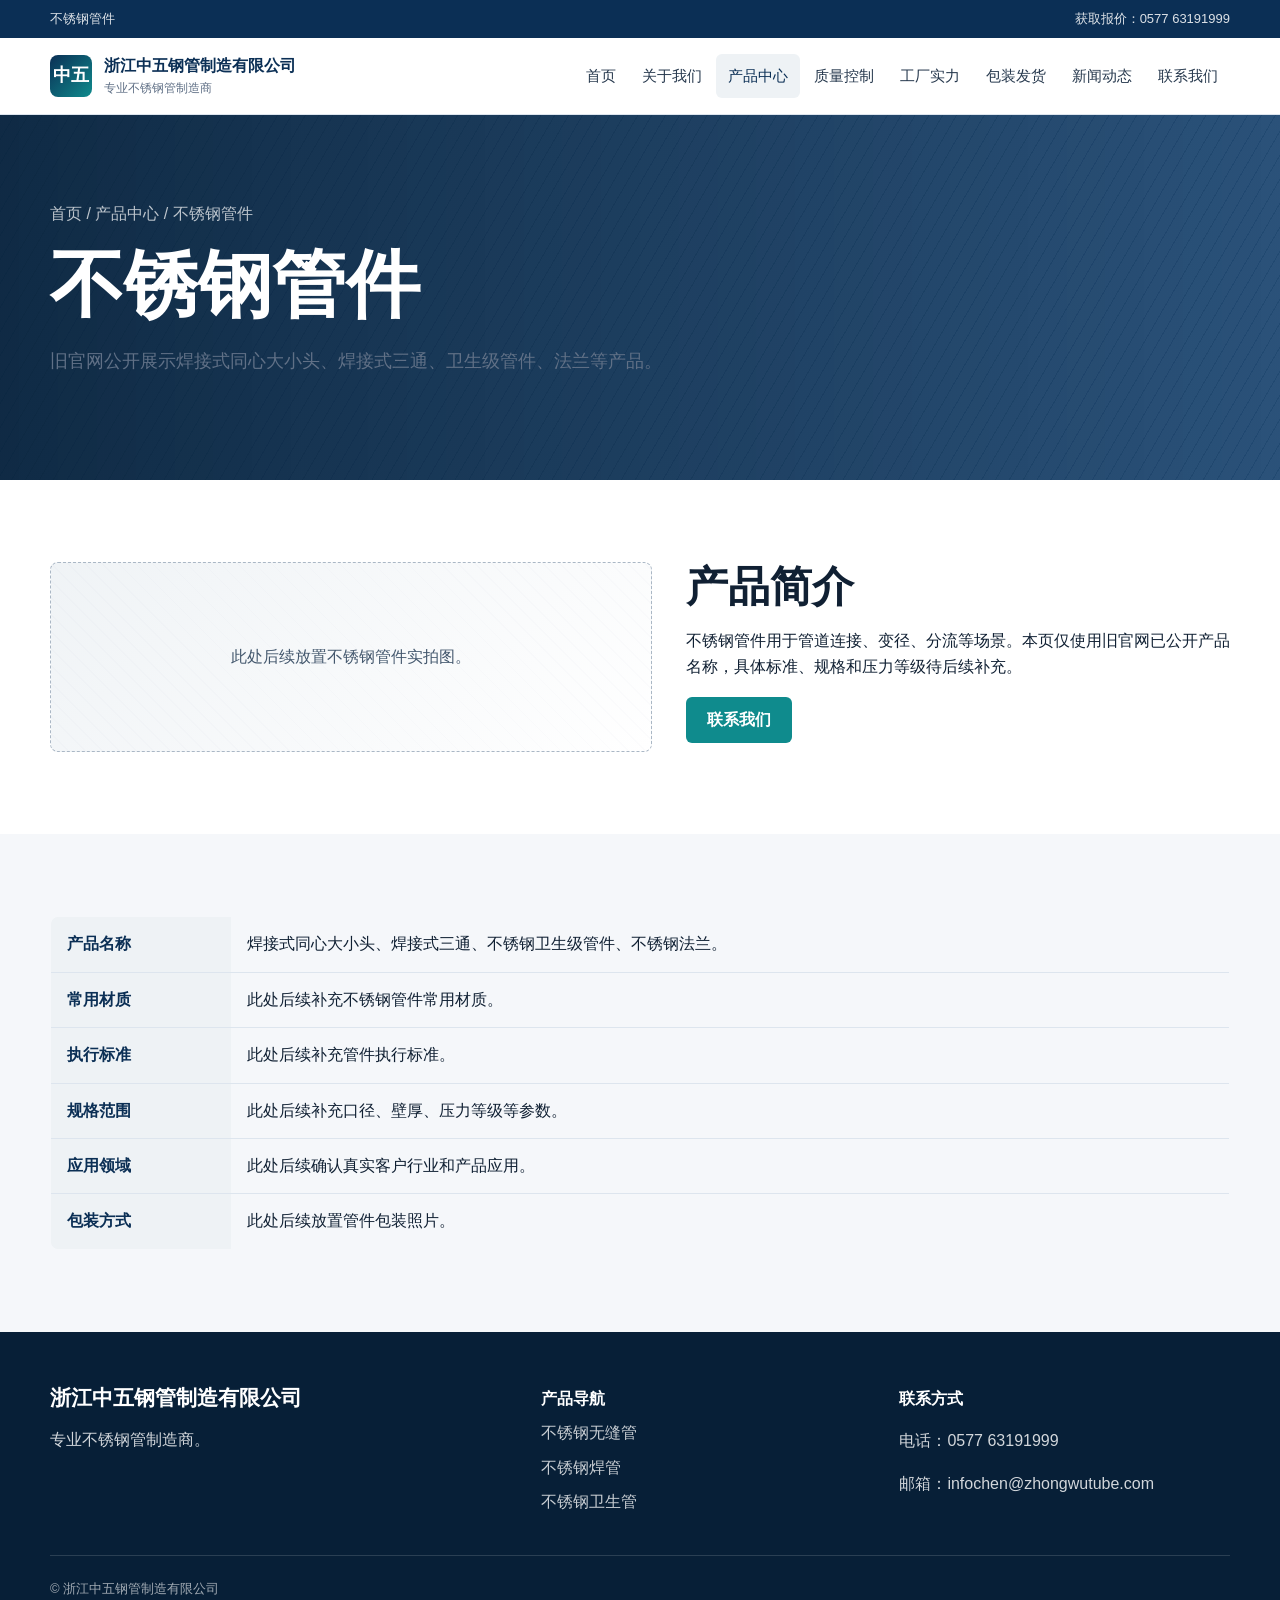
<file: pipe-fittings.html>
<!doctype html>
<html lang="zh-CN">
<head><meta charset="utf-8"><meta name="viewport" content="width=device-width, initial-scale=1"><title>不锈钢管件｜产品中心</title><link rel="stylesheet" href="assets/css/style.css"></head>
<body>
  <div class="topbar"><div class="container"><span>不锈钢管件</span><span>获取报价：0577 63191999</span></div></div>
  <header class="site-header"><div class="container header-inner"><a class="brand" href="index.html"><span class="brand-mark">中五</span><span>浙江中五钢管制造有限公司<small>专业不锈钢管制造商</small></span></a><button class="menu-toggle" aria-label="打开导航" aria-expanded="false">☰</button><nav class="nav"><a href="index.html">首页</a><a href="about.html">关于我们</a><a class="active" href="products.html">产品中心</a><a href="quality.html">质量控制</a><a href="factory.html">工厂实力</a><a href="packing.html">包装发货</a><a href="news.html">新闻动态</a><a href="contact.html">联系我们</a></nav></div></header>
  <main><section class="page-hero"><div class="container"><div class="breadcrumb">首页 / 产品中心 / 不锈钢管件</div><h1>不锈钢管件</h1><p class="lead">旧官网公开展示焊接式同心大小头、焊接式三通、卫生级管件、法兰等产品。</p></div></section>
  <section class="section"><div class="container split"><div class="placeholder">此处后续放置不锈钢管件实拍图。</div><div><h2>产品简介</h2><p>不锈钢管件用于管道连接、变径、分流等场景。本页仅使用旧官网已公开产品名称，具体标准、规格和压力等级待后续补充。</p><a class="btn btn-primary" href="contact.html">联系我们</a></div></div></section>
  <section class="section soft"><div class="container"><table class="table"><tr><th>产品名称</th><td>焊接式同心大小头、焊接式三通、不锈钢卫生级管件、不锈钢法兰。</td></tr><tr><th>常用材质</th><td>此处后续补充不锈钢管件常用材质。</td></tr><tr><th>执行标准</th><td>此处后续补充管件执行标准。</td></tr><tr><th>规格范围</th><td>此处后续补充口径、壁厚、压力等级等参数。</td></tr><tr><th>应用领域</th><td>此处后续确认真实客户行业和产品应用。</td></tr><tr><th>包装方式</th><td>此处后续放置管件包装照片。</td></tr></table></div></section></main>
  <footer class="footer"><div class="container footer-grid"><div><h3>浙江中五钢管制造有限公司</h3><p>专业不锈钢管制造商。</p></div><div><strong>产品导航</strong><a href="seamless-pipe.html">不锈钢无缝管</a><a href="welded-pipe.html">不锈钢焊管</a><a href="sanitary-pipe.html">不锈钢卫生管</a></div><div><strong>联系方式</strong><p>电话：0577 63191999</p><p>邮箱：infochen@zhongwutube.com</p></div></div><div class="container copyright">© 浙江中五钢管制造有限公司</div></footer>
  <script src="assets/js/main.js"></script>
</body></html>
</file>
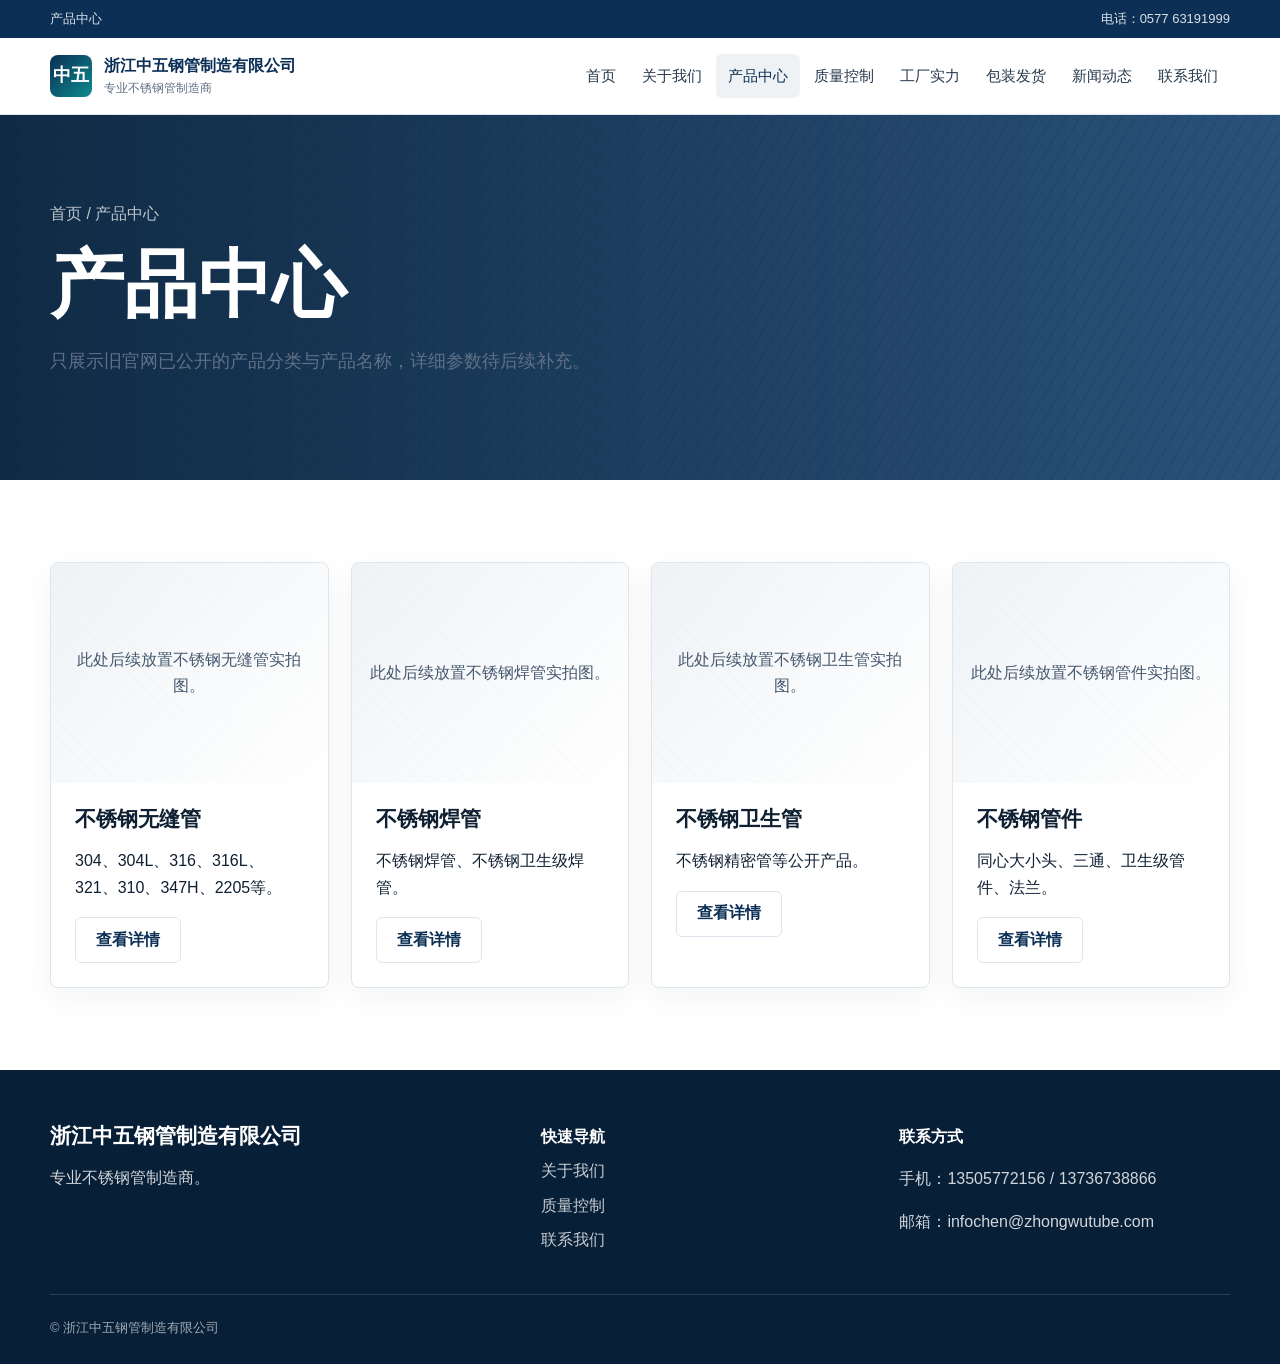
<file: products.html>
<!doctype html>
<html lang="zh-CN">
<head>
  <meta charset="utf-8">
  <meta name="viewport" content="width=device-width, initial-scale=1">
  <title>产品中心｜浙江中五钢管制造有限公司</title>
  <link rel="stylesheet" href="assets/css/style.css">
</head>
<body>
  <div class="topbar"><div class="container"><span>产品中心</span><span>电话：0577 63191999</span></div></div>
  <header class="site-header"><div class="container header-inner"><a class="brand" href="index.html"><span class="brand-mark">中五</span><span>浙江中五钢管制造有限公司<small>专业不锈钢管制造商</small></span></a><button class="menu-toggle" aria-label="打开导航" aria-expanded="false">☰</button><nav class="nav"><a href="index.html">首页</a><a href="about.html">关于我们</a><a class="active" href="products.html">产品中心</a><a href="quality.html">质量控制</a><a href="factory.html">工厂实力</a><a href="packing.html">包装发货</a><a href="news.html">新闻动态</a><a href="contact.html">联系我们</a></nav></div></header>
  <main>
    <section class="page-hero"><div class="container"><div class="breadcrumb">首页 / 产品中心</div><h1>产品中心</h1><p class="lead">只展示旧官网已公开的产品分类与产品名称，详细参数待后续补充。</p></div></section>
    <section class="section">
      <div class="container">
        <div class="grid grid-4">
          <article class="card product-card"><div class="placeholder">此处后续放置不锈钢无缝管实拍图。</div><div class="body"><h3>不锈钢无缝管</h3><p>304、304L、316、316L、321、310、347H、2205等。</p><a class="btn btn-light" href="seamless-pipe.html">查看详情</a></div></article>
          <article class="card product-card"><div class="placeholder">此处后续放置不锈钢焊管实拍图。</div><div class="body"><h3>不锈钢焊管</h3><p>不锈钢焊管、不锈钢卫生级焊管。</p><a class="btn btn-light" href="welded-pipe.html">查看详情</a></div></article>
          <article class="card product-card"><div class="placeholder">此处后续放置不锈钢卫生管实拍图。</div><div class="body"><h3>不锈钢卫生管</h3><p>不锈钢精密管等公开产品。</p><a class="btn btn-light" href="sanitary-pipe.html">查看详情</a></div></article>
          <article class="card product-card"><div class="placeholder">此处后续放置不锈钢管件实拍图。</div><div class="body"><h3>不锈钢管件</h3><p>同心大小头、三通、卫生级管件、法兰。</p><a class="btn btn-light" href="pipe-fittings.html">查看详情</a></div></article>
        </div>
      </div>
    </section>
  </main>
  <footer class="footer"><div class="container footer-grid"><div><h3>浙江中五钢管制造有限公司</h3><p>专业不锈钢管制造商。</p></div><div><strong>快速导航</strong><a href="about.html">关于我们</a><a href="quality.html">质量控制</a><a href="contact.html">联系我们</a></div><div><strong>联系方式</strong><p>手机：13505772156 / 13736738866</p><p>邮箱：infochen@zhongwutube.com</p></div></div><div class="container copyright">© 浙江中五钢管制造有限公司</div></footer>
  <script src="assets/js/main.js"></script>
</body>
</html>
</file>
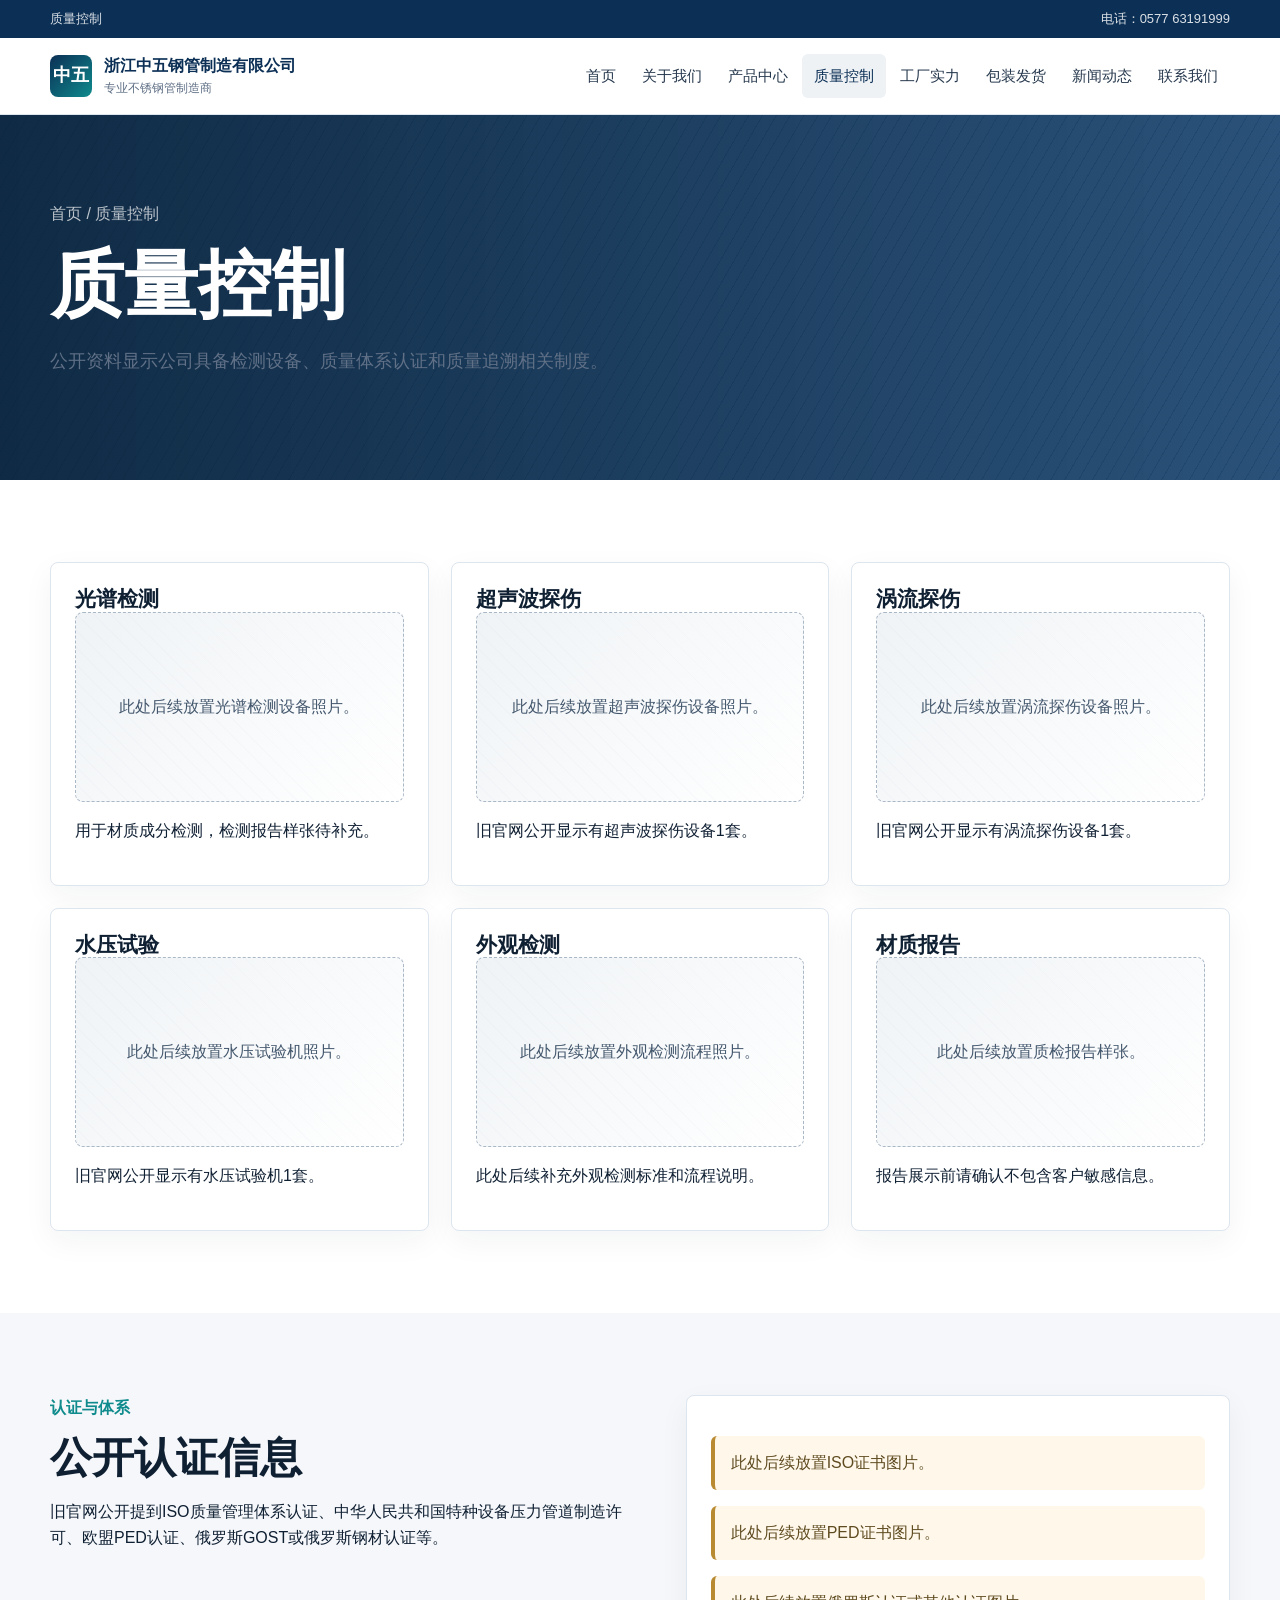
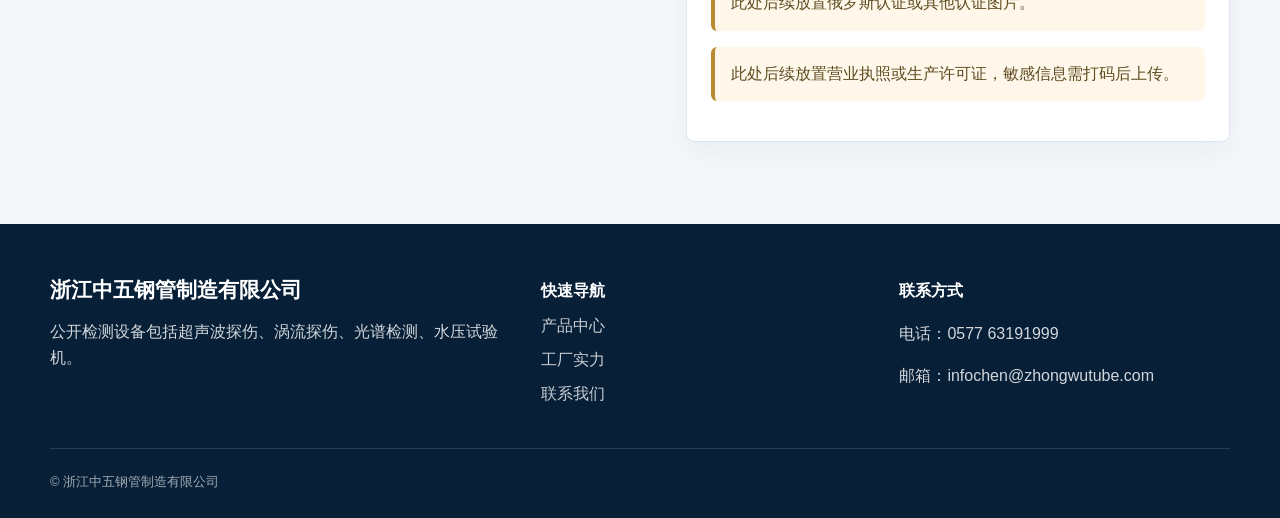
<file: quality.html>
<!doctype html>
<html lang="zh-CN">
<head><meta charset="utf-8"><meta name="viewport" content="width=device-width, initial-scale=1"><title>质量控制｜浙江中五钢管制造有限公司</title><link rel="stylesheet" href="assets/css/style.css"></head>
<body>
  <div class="topbar"><div class="container"><span>质量控制</span><span>电话：0577 63191999</span></div></div>
  <header class="site-header"><div class="container header-inner"><a class="brand" href="index.html"><span class="brand-mark">中五</span><span>浙江中五钢管制造有限公司<small>专业不锈钢管制造商</small></span></a><button class="menu-toggle" aria-label="打开导航" aria-expanded="false">☰</button><nav class="nav"><a href="index.html">首页</a><a href="about.html">关于我们</a><a href="products.html">产品中心</a><a class="active" href="quality.html">质量控制</a><a href="factory.html">工厂实力</a><a href="packing.html">包装发货</a><a href="news.html">新闻动态</a><a href="contact.html">联系我们</a></nav></div></header>
  <main>
    <section class="page-hero"><div class="container"><div class="breadcrumb">首页 / 质量控制</div><h1>质量控制</h1><p class="lead">公开资料显示公司具备检测设备、质量体系认证和质量追溯相关制度。</p></div></section>
    <section class="section">
      <div class="container">
        <div class="grid grid-3">
          <div class="card"><h3>光谱检测</h3><div class="placeholder">此处后续放置光谱检测设备照片。</div><p>用于材质成分检测，检测报告样张待补充。</p></div>
          <div class="card"><h3>超声波探伤</h3><div class="placeholder">此处后续放置超声波探伤设备照片。</div><p>旧官网公开显示有超声波探伤设备1套。</p></div>
          <div class="card"><h3>涡流探伤</h3><div class="placeholder">此处后续放置涡流探伤设备照片。</div><p>旧官网公开显示有涡流探伤设备1套。</p></div>
          <div class="card"><h3>水压试验</h3><div class="placeholder">此处后续放置水压试验机照片。</div><p>旧官网公开显示有水压试验机1套。</p></div>
          <div class="card"><h3>外观检测</h3><div class="placeholder">此处后续放置外观检测流程照片。</div><p>此处后续补充外观检测标准和流程说明。</p></div>
          <div class="card"><h3>材质报告</h3><div class="placeholder">此处后续放置质检报告样张。</div><p>报告展示前请确认不包含客户敏感信息。</p></div>
        </div>
      </div>
    </section>
    <section class="section soft"><div class="container split"><div><p class="eyebrow">认证与体系</p><h2>公开认证信息</h2><p>旧官网公开提到ISO质量管理体系认证、中华人民共和国特种设备压力管道制造许可、欧盟PED认证、俄罗斯GOST或俄罗斯钢材认证等。</p></div><div class="card"><p class="note">此处后续放置ISO证书图片。</p><p class="note">此处后续放置PED证书图片。</p><p class="note">此处后续放置俄罗斯认证或其他认证图片。</p><p class="note">此处后续放置营业执照或生产许可证，敏感信息需打码后上传。</p></div></div></section>
  </main>
  <footer class="footer"><div class="container footer-grid"><div><h3>浙江中五钢管制造有限公司</h3><p>公开检测设备包括超声波探伤、涡流探伤、光谱检测、水压试验机。</p></div><div><strong>快速导航</strong><a href="products.html">产品中心</a><a href="factory.html">工厂实力</a><a href="contact.html">联系我们</a></div><div><strong>联系方式</strong><p>电话：0577 63191999</p><p>邮箱：infochen@zhongwutube.com</p></div></div><div class="container copyright">© 浙江中五钢管制造有限公司</div></footer>
  <script src="assets/js/main.js"></script>
</body></html>
</file>
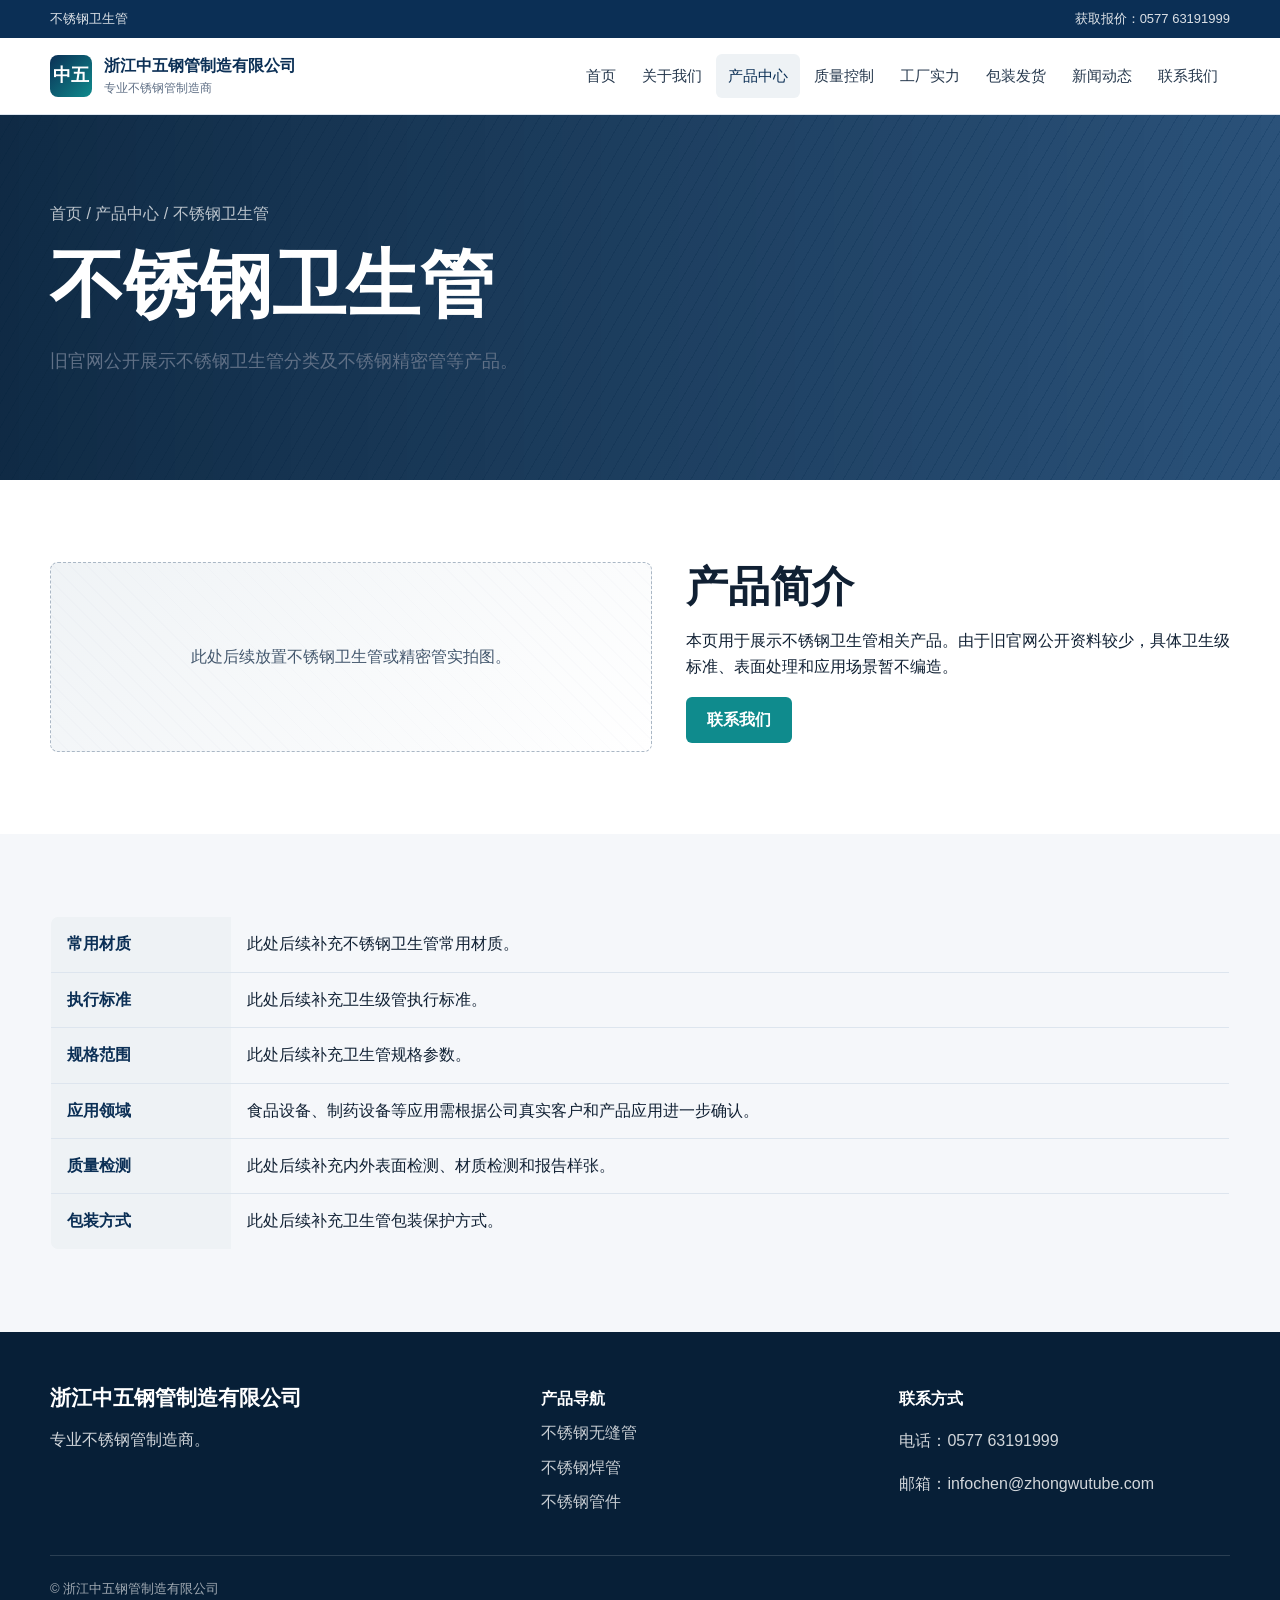
<file: sanitary-pipe.html>
<!doctype html>
<html lang="zh-CN">
<head><meta charset="utf-8"><meta name="viewport" content="width=device-width, initial-scale=1"><title>不锈钢卫生管｜产品中心</title><link rel="stylesheet" href="assets/css/style.css"></head>
<body>
  <div class="topbar"><div class="container"><span>不锈钢卫生管</span><span>获取报价：0577 63191999</span></div></div>
  <header class="site-header"><div class="container header-inner"><a class="brand" href="index.html"><span class="brand-mark">中五</span><span>浙江中五钢管制造有限公司<small>专业不锈钢管制造商</small></span></a><button class="menu-toggle" aria-label="打开导航" aria-expanded="false">☰</button><nav class="nav"><a href="index.html">首页</a><a href="about.html">关于我们</a><a class="active" href="products.html">产品中心</a><a href="quality.html">质量控制</a><a href="factory.html">工厂实力</a><a href="packing.html">包装发货</a><a href="news.html">新闻动态</a><a href="contact.html">联系我们</a></nav></div></header>
  <main><section class="page-hero"><div class="container"><div class="breadcrumb">首页 / 产品中心 / 不锈钢卫生管</div><h1>不锈钢卫生管</h1><p class="lead">旧官网公开展示不锈钢卫生管分类及不锈钢精密管等产品。</p></div></section>
  <section class="section"><div class="container split"><div class="placeholder">此处后续放置不锈钢卫生管或精密管实拍图。</div><div><h2>产品简介</h2><p>本页用于展示不锈钢卫生管相关产品。由于旧官网公开资料较少，具体卫生级标准、表面处理和应用场景暂不编造。</p><a class="btn btn-primary" href="contact.html">联系我们</a></div></div></section>
  <section class="section soft"><div class="container"><table class="table"><tr><th>常用材质</th><td>此处后续补充不锈钢卫生管常用材质。</td></tr><tr><th>执行标准</th><td>此处后续补充卫生级管执行标准。</td></tr><tr><th>规格范围</th><td>此处后续补充卫生管规格参数。</td></tr><tr><th>应用领域</th><td>食品设备、制药设备等应用需根据公司真实客户和产品应用进一步确认。</td></tr><tr><th>质量检测</th><td>此处后续补充内外表面检测、材质检测和报告样张。</td></tr><tr><th>包装方式</th><td>此处后续补充卫生管包装保护方式。</td></tr></table></div></section></main>
  <footer class="footer"><div class="container footer-grid"><div><h3>浙江中五钢管制造有限公司</h3><p>专业不锈钢管制造商。</p></div><div><strong>产品导航</strong><a href="seamless-pipe.html">不锈钢无缝管</a><a href="welded-pipe.html">不锈钢焊管</a><a href="pipe-fittings.html">不锈钢管件</a></div><div><strong>联系方式</strong><p>电话：0577 63191999</p><p>邮箱：infochen@zhongwutube.com</p></div></div><div class="container copyright">© 浙江中五钢管制造有限公司</div></footer>
  <script src="assets/js/main.js"></script>
</body></html>
</file>
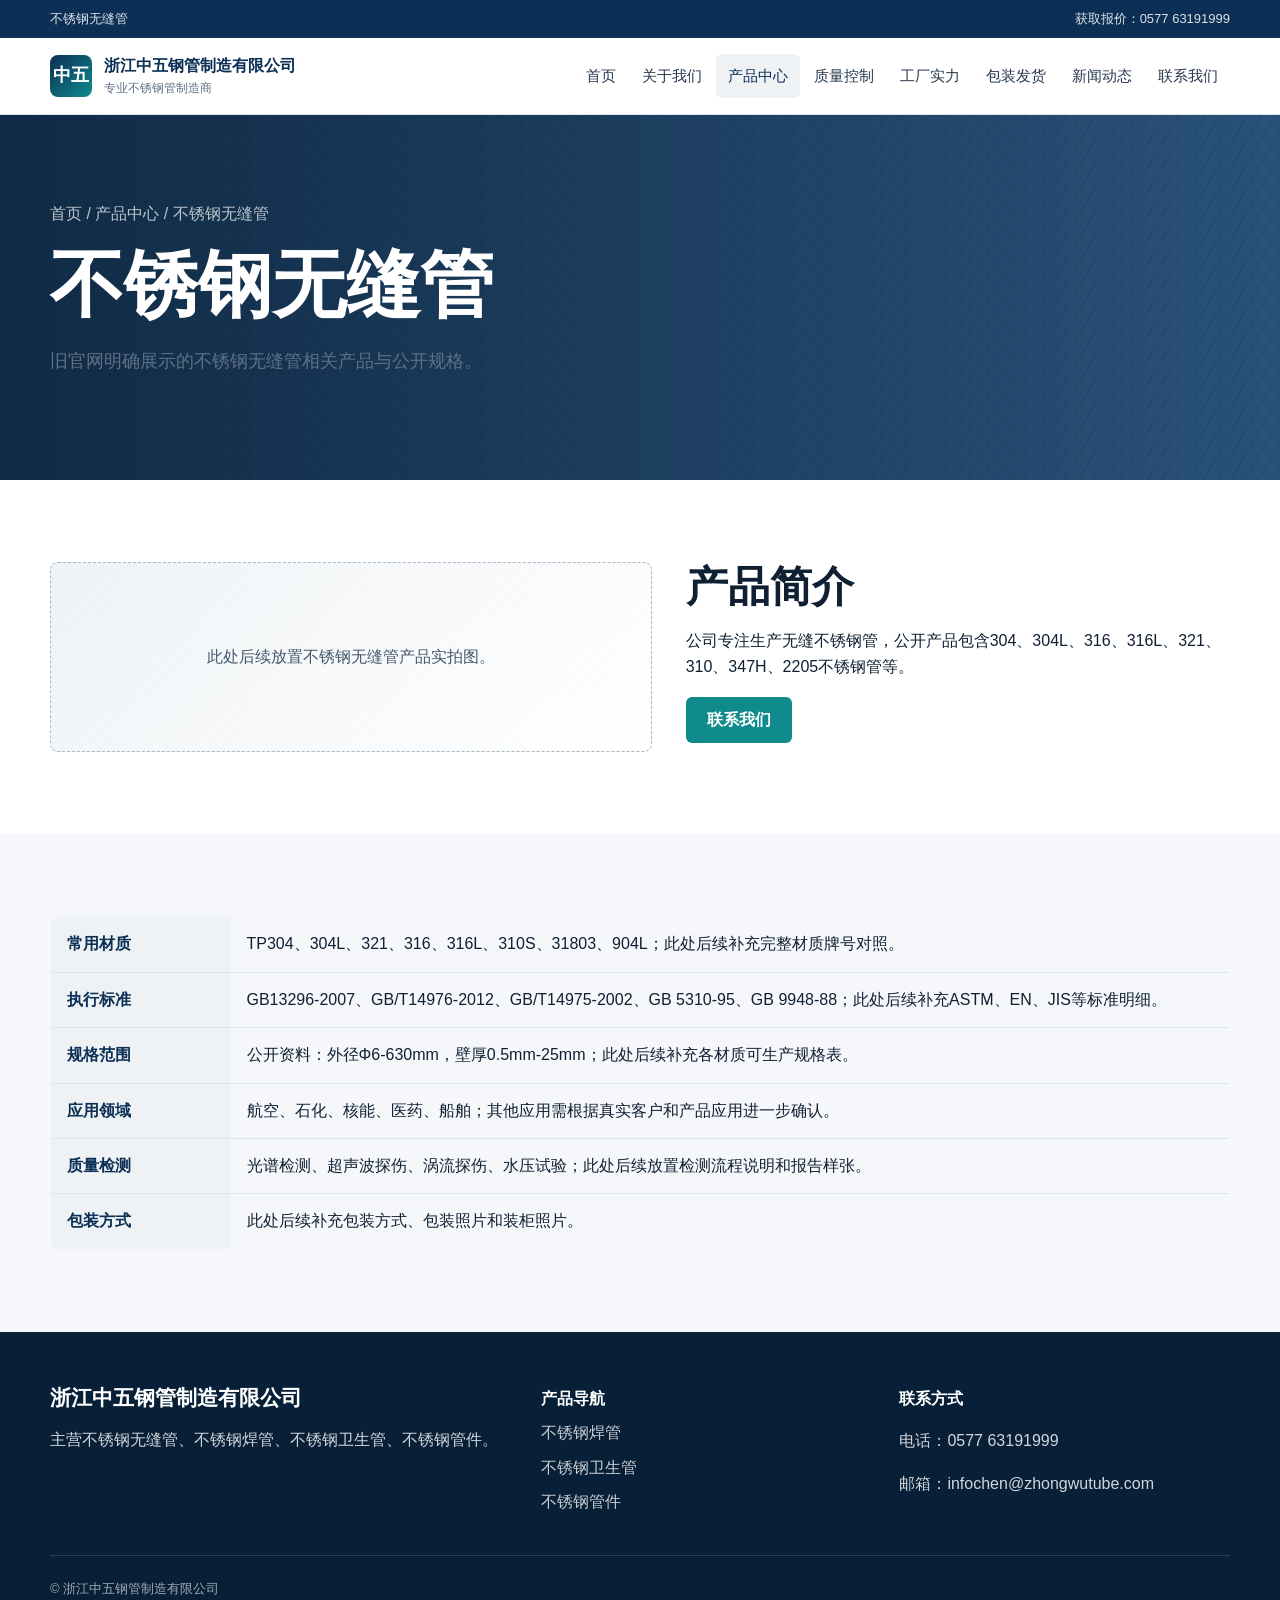
<file: seamless-pipe.html>
<!doctype html>
<html lang="zh-CN">
<head><meta charset="utf-8"><meta name="viewport" content="width=device-width, initial-scale=1"><title>不锈钢无缝管｜产品中心</title><link rel="stylesheet" href="assets/css/style.css"></head>
<body>
  <div class="topbar"><div class="container"><span>不锈钢无缝管</span><span>获取报价：0577 63191999</span></div></div>
  <header class="site-header"><div class="container header-inner"><a class="brand" href="index.html"><span class="brand-mark">中五</span><span>浙江中五钢管制造有限公司<small>专业不锈钢管制造商</small></span></a><button class="menu-toggle" aria-label="打开导航" aria-expanded="false">☰</button><nav class="nav"><a href="index.html">首页</a><a href="about.html">关于我们</a><a class="active" href="products.html">产品中心</a><a href="quality.html">质量控制</a><a href="factory.html">工厂实力</a><a href="packing.html">包装发货</a><a href="news.html">新闻动态</a><a href="contact.html">联系我们</a></nav></div></header>
  <main><section class="page-hero"><div class="container"><div class="breadcrumb">首页 / 产品中心 / 不锈钢无缝管</div><h1>不锈钢无缝管</h1><p class="lead">旧官网明确展示的不锈钢无缝管相关产品与公开规格。</p></div></section>
  <section class="section"><div class="container split"><div class="placeholder">此处后续放置不锈钢无缝管产品实拍图。</div><div><h2>产品简介</h2><p>公司专注生产无缝不锈钢管，公开产品包含304、304L、316、316L、321、310、347H、2205不锈钢管等。</p><a class="btn btn-primary" href="contact.html">联系我们</a></div></div></section>
  <section class="section soft"><div class="container"><table class="table"><tr><th>常用材质</th><td>TP304、304L、321、316、316L、310S、31803、904L；此处后续补充完整材质牌号对照。</td></tr><tr><th>执行标准</th><td>GB13296-2007、GB/T14976-2012、GB/T14975-2002、GB 5310-95、GB 9948-88；此处后续补充ASTM、EN、JIS等标准明细。</td></tr><tr><th>规格范围</th><td>公开资料：外径Φ6-630mm，壁厚0.5mm-25mm；此处后续补充各材质可生产规格表。</td></tr><tr><th>应用领域</th><td>航空、石化、核能、医药、船舶；其他应用需根据真实客户和产品应用进一步确认。</td></tr><tr><th>质量检测</th><td>光谱检测、超声波探伤、涡流探伤、水压试验；此处后续放置检测流程说明和报告样张。</td></tr><tr><th>包装方式</th><td>此处后续补充包装方式、包装照片和装柜照片。</td></tr></table></div></section></main>
  <footer class="footer"><div class="container footer-grid"><div><h3>浙江中五钢管制造有限公司</h3><p>主营不锈钢无缝管、不锈钢焊管、不锈钢卫生管、不锈钢管件。</p></div><div><strong>产品导航</strong><a href="welded-pipe.html">不锈钢焊管</a><a href="sanitary-pipe.html">不锈钢卫生管</a><a href="pipe-fittings.html">不锈钢管件</a></div><div><strong>联系方式</strong><p>电话：0577 63191999</p><p>邮箱：infochen@zhongwutube.com</p></div></div><div class="container copyright">© 浙江中五钢管制造有限公司</div></footer>
  <script src="assets/js/main.js"></script>
</body></html>
</file>
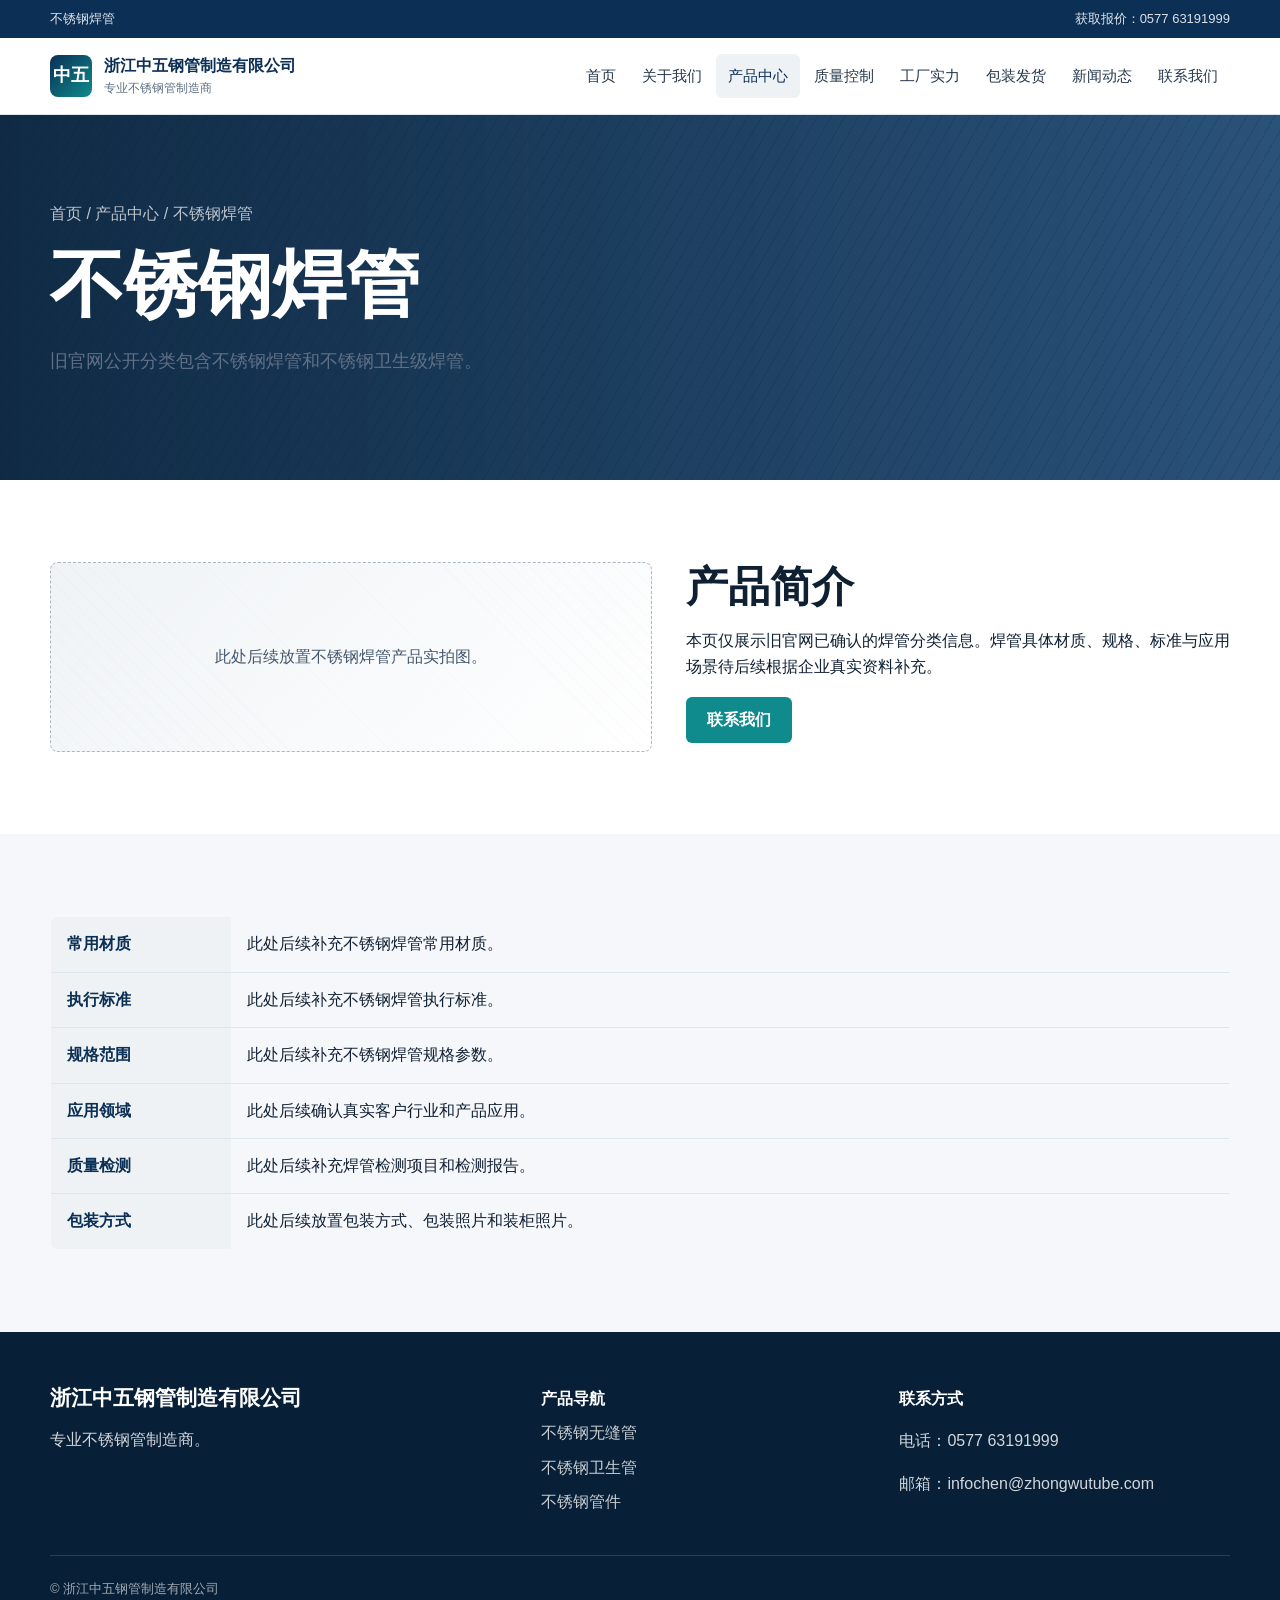
<file: welded-pipe.html>
<!doctype html>
<html lang="zh-CN">
<head><meta charset="utf-8"><meta name="viewport" content="width=device-width, initial-scale=1"><title>不锈钢焊管｜产品中心</title><link rel="stylesheet" href="assets/css/style.css"></head>
<body>
  <div class="topbar"><div class="container"><span>不锈钢焊管</span><span>获取报价：0577 63191999</span></div></div>
  <header class="site-header"><div class="container header-inner"><a class="brand" href="index.html"><span class="brand-mark">中五</span><span>浙江中五钢管制造有限公司<small>专业不锈钢管制造商</small></span></a><button class="menu-toggle" aria-label="打开导航" aria-expanded="false">☰</button><nav class="nav"><a href="index.html">首页</a><a href="about.html">关于我们</a><a class="active" href="products.html">产品中心</a><a href="quality.html">质量控制</a><a href="factory.html">工厂实力</a><a href="packing.html">包装发货</a><a href="news.html">新闻动态</a><a href="contact.html">联系我们</a></nav></div></header>
  <main><section class="page-hero"><div class="container"><div class="breadcrumb">首页 / 产品中心 / 不锈钢焊管</div><h1>不锈钢焊管</h1><p class="lead">旧官网公开分类包含不锈钢焊管和不锈钢卫生级焊管。</p></div></section>
  <section class="section"><div class="container split"><div class="placeholder">此处后续放置不锈钢焊管产品实拍图。</div><div><h2>产品简介</h2><p>本页仅展示旧官网已确认的焊管分类信息。焊管具体材质、规格、标准与应用场景待后续根据企业真实资料补充。</p><a class="btn btn-primary" href="contact.html">联系我们</a></div></div></section>
  <section class="section soft"><div class="container"><table class="table"><tr><th>常用材质</th><td>此处后续补充不锈钢焊管常用材质。</td></tr><tr><th>执行标准</th><td>此处后续补充不锈钢焊管执行标准。</td></tr><tr><th>规格范围</th><td>此处后续补充不锈钢焊管规格参数。</td></tr><tr><th>应用领域</th><td>此处后续确认真实客户行业和产品应用。</td></tr><tr><th>质量检测</th><td>此处后续补充焊管检测项目和检测报告。</td></tr><tr><th>包装方式</th><td>此处后续放置包装方式、包装照片和装柜照片。</td></tr></table></div></section></main>
  <footer class="footer"><div class="container footer-grid"><div><h3>浙江中五钢管制造有限公司</h3><p>专业不锈钢管制造商。</p></div><div><strong>产品导航</strong><a href="seamless-pipe.html">不锈钢无缝管</a><a href="sanitary-pipe.html">不锈钢卫生管</a><a href="pipe-fittings.html">不锈钢管件</a></div><div><strong>联系方式</strong><p>电话：0577 63191999</p><p>邮箱：infochen@zhongwutube.com</p></div></div><div class="container copyright">© 浙江中五钢管制造有限公司</div></footer>
  <script src="assets/js/main.js"></script>
</body></html>
</file>
<file: assets/css/style.css>
:root {
  --ink: #102033;
  --muted: #607086;
  --line: #dde5ee;
  --soft: #f5f7fa;
  --panel: #ffffff;
  --navy: #0b2f55;
  --navy-2: #123f6d;
  --steel: #c8d1da;
  --silver: #eef2f5;
  --accent: #0f8b8d;
  --gold: #b88a32;
  --shadow: 0 18px 45px rgba(16, 32, 51, 0.1);
}

* {
  box-sizing: border-box;
}

body {
  margin: 0;
  color: var(--ink);
  font-family: -apple-system, BlinkMacSystemFont, "Segoe UI", "Microsoft YaHei", sans-serif;
  line-height: 1.65;
  background: #fff;
}

a {
  color: inherit;
  text-decoration: none;
}

img {
  max-width: 100%;
  display: block;
}

.container {
  width: min(1180px, calc(100% - 40px));
  margin: 0 auto;
}

.topbar {
  background: var(--navy);
  color: rgba(255, 255, 255, 0.86);
  font-size: 13px;
}

.topbar .container {
  min-height: 38px;
  display: flex;
  align-items: center;
  justify-content: space-between;
  gap: 18px;
}

.site-header {
  position: sticky;
  top: 0;
  z-index: 20;
  background: rgba(255, 255, 255, 0.95);
  border-bottom: 1px solid var(--line);
  backdrop-filter: blur(12px);
}

.header-inner {
  min-height: 76px;
  display: flex;
  align-items: center;
  justify-content: space-between;
  gap: 24px;
}

.brand {
  display: flex;
  align-items: center;
  gap: 12px;
  font-weight: 800;
  color: var(--navy);
  letter-spacing: 0;
}

.brand-mark {
  width: 42px;
  height: 42px;
  border-radius: 8px;
  display: grid;
  place-items: center;
  color: #fff;
  background: linear-gradient(135deg, var(--navy), var(--accent));
  font-size: 18px;
}

.brand small {
  display: block;
  color: var(--muted);
  font-size: 12px;
  font-weight: 500;
}

.nav {
  display: flex;
  align-items: center;
  gap: 2px;
  font-size: 15px;
}

.nav a {
  padding: 10px 12px;
  border-radius: 6px;
  color: #26384d;
}

.nav a:hover,
.nav a.active {
  background: var(--silver);
  color: var(--navy);
}

.menu-toggle {
  display: none;
  width: 42px;
  height: 42px;
  border: 1px solid var(--line);
  border-radius: 6px;
  background: #fff;
  color: var(--navy);
  font-size: 22px;
}

.hero {
  min-height: 620px;
  color: #fff;
  display: flex;
  align-items: center;
  position: relative;
  overflow: hidden;
  background:
    linear-gradient(90deg, rgba(6, 29, 51, 0.92), rgba(6, 29, 51, 0.68), rgba(6, 29, 51, 0.22)),
    repeating-linear-gradient(115deg, #677888 0, #677888 2px, #9aa8b4 2px, #9aa8b4 11px);
}

.hero::after {
  content: "此处后续替换为工厂外景、车间全景或产品实拍图。";
  position: absolute;
  right: 32px;
  bottom: 28px;
  max-width: 330px;
  padding: 12px 16px;
  border: 1px solid rgba(255, 255, 255, 0.35);
  border-radius: 6px;
  color: rgba(255, 255, 255, 0.84);
  background: rgba(9, 23, 38, 0.58);
  font-size: 14px;
}

.hero-content {
  max-width: 760px;
  position: relative;
  z-index: 1;
}

.eyebrow {
  color: var(--accent);
  font-weight: 800;
  letter-spacing: 0;
  margin: 0 0 12px;
}

.hero .eyebrow {
  color: #79d5d1;
}

h1,
h2,
h3 {
  margin: 0;
  line-height: 1.18;
}

h1 {
  font-size: clamp(42px, 6vw, 74px);
  letter-spacing: 0;
}

h2 {
  font-size: clamp(28px, 4vw, 42px);
}

h3 {
  font-size: 21px;
}

.lead {
  font-size: 18px;
  color: var(--muted);
}

.hero .lead {
  max-width: 640px;
  margin: 22px 0 28px;
  color: rgba(255, 255, 255, 0.9);
  font-size: 20px;
}

.actions {
  display: flex;
  flex-wrap: wrap;
  gap: 12px;
}

.btn {
  display: inline-flex;
  align-items: center;
  justify-content: center;
  min-height: 46px;
  padding: 0 20px;
  border-radius: 6px;
  border: 1px solid transparent;
  font-weight: 750;
}

.btn-primary {
  background: var(--accent);
  color: #fff;
}

.btn-secondary {
  color: #fff;
  border-color: rgba(255, 255, 255, 0.5);
}

.btn-light {
  color: var(--navy);
  background: #fff;
  border-color: var(--line);
}

.section {
  padding: 82px 0;
}

.section.soft {
  background: var(--soft);
}

.section-head {
  max-width: 780px;
  margin-bottom: 34px;
}

.grid {
  display: grid;
  gap: 22px;
}

.grid-2 {
  grid-template-columns: repeat(2, minmax(0, 1fr));
}

.grid-3 {
  grid-template-columns: repeat(3, minmax(0, 1fr));
}

.grid-4 {
  grid-template-columns: repeat(4, minmax(0, 1fr));
}

.card {
  background: var(--panel);
  border: 1px solid var(--line);
  border-radius: 8px;
  padding: 24px;
  box-shadow: 0 10px 30px rgba(16, 32, 51, 0.05);
}

.metric {
  min-height: 160px;
}

.metric strong {
  display: block;
  color: var(--navy);
  font-size: 30px;
  line-height: 1.1;
  margin-bottom: 10px;
}

.placeholder {
  min-height: 190px;
  display: grid;
  place-items: center;
  padding: 18px;
  border: 1px dashed #aab7c5;
  border-radius: 8px;
  color: #43576d;
  text-align: center;
  background:
    linear-gradient(135deg, rgba(238, 242, 245, 0.92), rgba(255, 255, 255, 0.92)),
    repeating-linear-gradient(45deg, #d6dee7 0, #d6dee7 1px, transparent 1px, transparent 12px);
}

.product-card {
  padding: 0;
  overflow: hidden;
}

.product-card .placeholder {
  min-height: 220px;
  border: 0;
  border-radius: 0;
}

.product-card .body {
  padding: 24px;
}

.tag-list {
  display: flex;
  flex-wrap: wrap;
  gap: 10px;
  padding: 0;
  margin: 18px 0 0;
  list-style: none;
}

.tag-list li {
  padding: 8px 12px;
  border: 1px solid var(--line);
  border-radius: 999px;
  background: #fff;
  color: #34485f;
}

.note {
  padding: 14px 16px;
  border-left: 4px solid var(--gold);
  background: #fff8ea;
  color: #5f4b20;
  border-radius: 6px;
}

.page-hero {
  padding: 86px 0;
  color: #fff;
  background:
    linear-gradient(90deg, rgba(8, 36, 63, 0.95), rgba(18, 63, 109, 0.82)),
    repeating-linear-gradient(120deg, #687986 0, #687986 1px, #99a6b1 1px, #99a6b1 12px);
}

.breadcrumb {
  color: rgba(255, 255, 255, 0.72);
  margin-bottom: 14px;
}

.split {
  display: grid;
  grid-template-columns: 1.05fr 0.95fr;
  gap: 34px;
  align-items: start;
}

.table {
  width: 100%;
  border-collapse: collapse;
  overflow: hidden;
  border-radius: 8px;
  border: 1px solid var(--line);
}

.table th,
.table td {
  border-bottom: 1px solid var(--line);
  padding: 14px 16px;
  text-align: left;
  vertical-align: top;
}

.table th {
  width: 180px;
  color: var(--navy);
  background: var(--silver);
}

.table tr:last-child th,
.table tr:last-child td {
  border-bottom: 0;
}

.footer {
  color: rgba(255, 255, 255, 0.82);
  background: #071f37;
  padding: 54px 0 26px;
}

.footer h3,
.footer strong {
  color: #fff;
}

.footer-grid {
  display: grid;
  grid-template-columns: 1.4fr 1fr 1fr;
  gap: 28px;
  padding-bottom: 32px;
  border-bottom: 1px solid rgba(255, 255, 255, 0.14);
}

.footer a {
  display: block;
  margin: 8px 0;
  color: rgba(255, 255, 255, 0.78);
}

.copyright {
  margin-top: 22px;
  font-size: 13px;
  color: rgba(255, 255, 255, 0.62);
}

@media (max-width: 980px) {
  .menu-toggle {
    display: block;
  }

  .nav {
    position: absolute;
    left: 0;
    right: 0;
    top: 77px;
    display: none;
    padding: 14px 20px 20px;
    background: #fff;
    border-bottom: 1px solid var(--line);
    box-shadow: var(--shadow);
    flex-direction: column;
    align-items: stretch;
  }

  .nav.open {
    display: flex;
  }

  .nav a {
    padding: 12px;
  }

  .grid-3,
  .grid-4,
  .footer-grid,
  .split {
    grid-template-columns: 1fr 1fr;
  }
}

@media (max-width: 680px) {
  .container {
    width: min(100% - 28px, 1180px);
  }

  .topbar .container {
    align-items: flex-start;
    flex-direction: column;
    padding: 9px 0;
    gap: 4px;
  }

  .hero {
    min-height: 560px;
  }

  .hero::after {
    left: 14px;
    right: 14px;
    bottom: 16px;
  }

  .section {
    padding: 58px 0;
  }

  .grid-2,
  .grid-3,
  .grid-4,
  .footer-grid,
  .split {
    grid-template-columns: 1fr;
  }

  .table th,
  .table td {
    display: block;
    width: 100%;
  }

  .table th {
    border-bottom: 0;
  }
}
</file>
